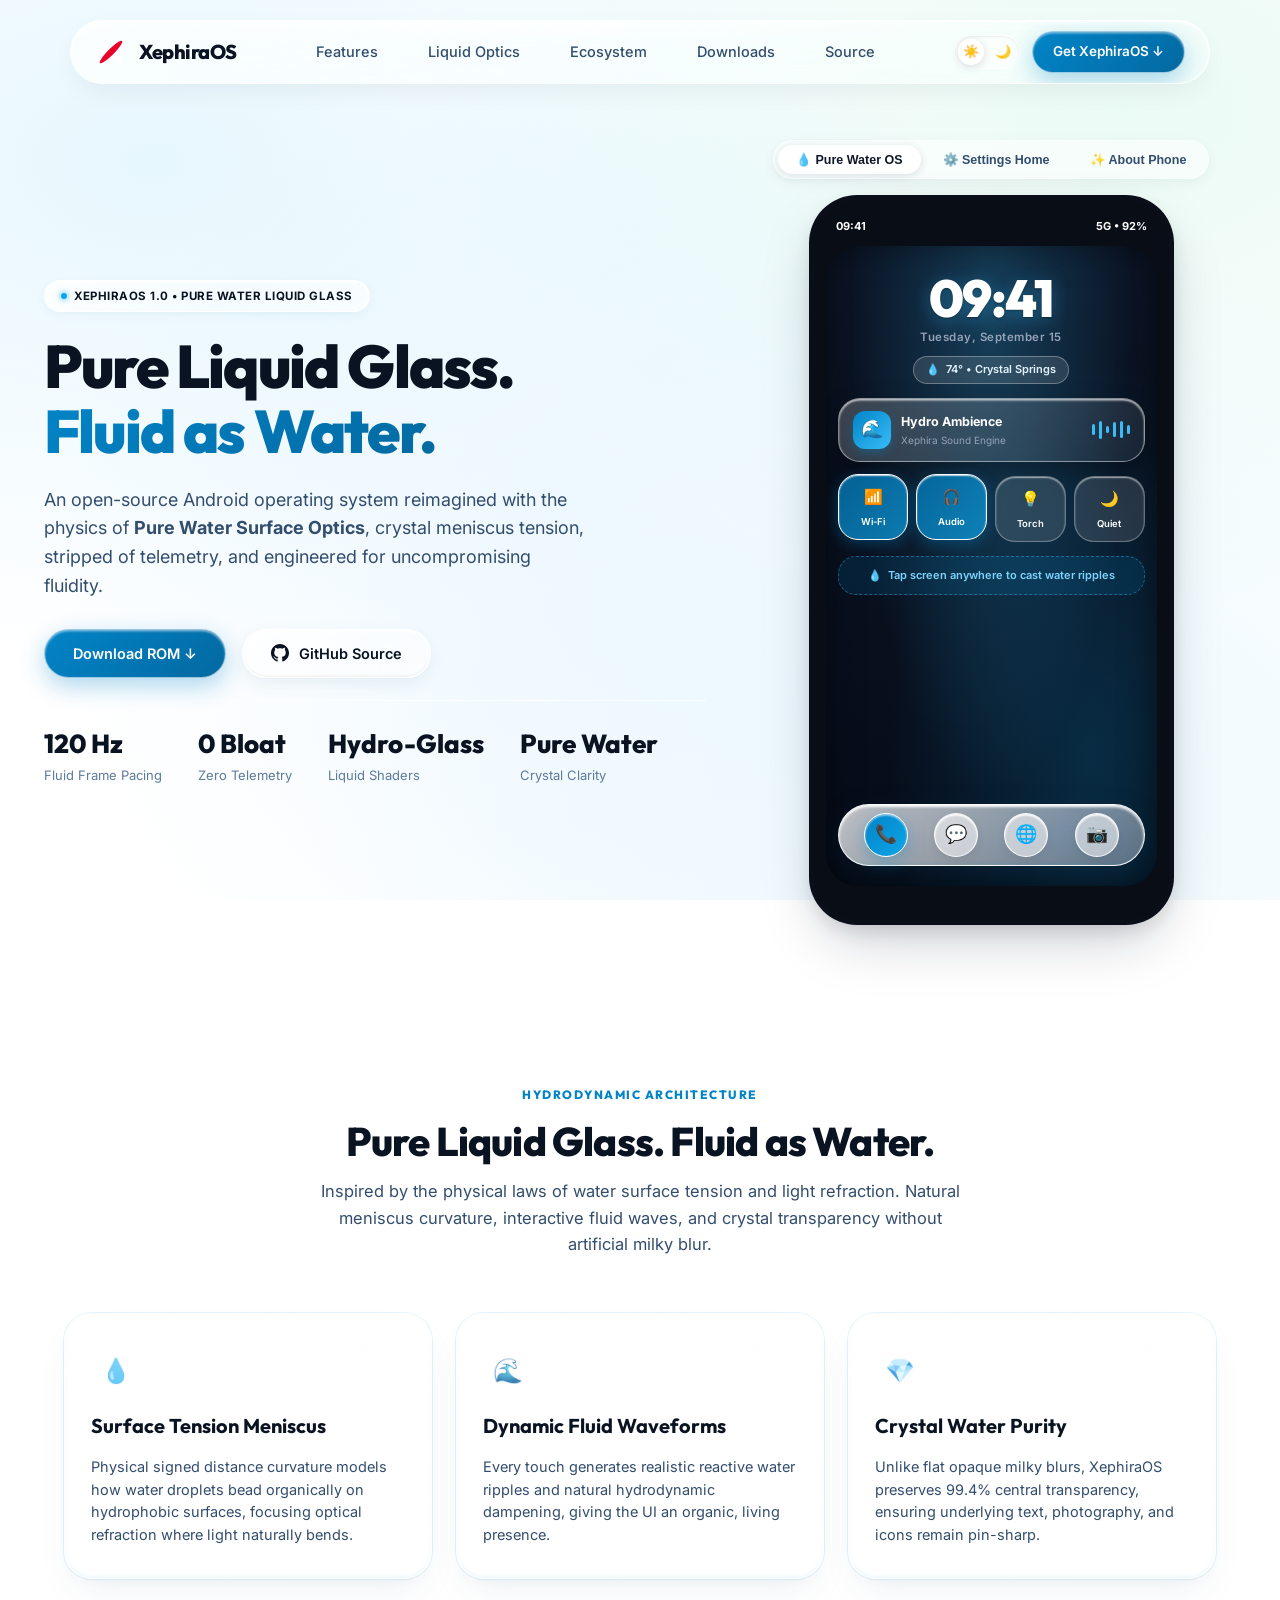
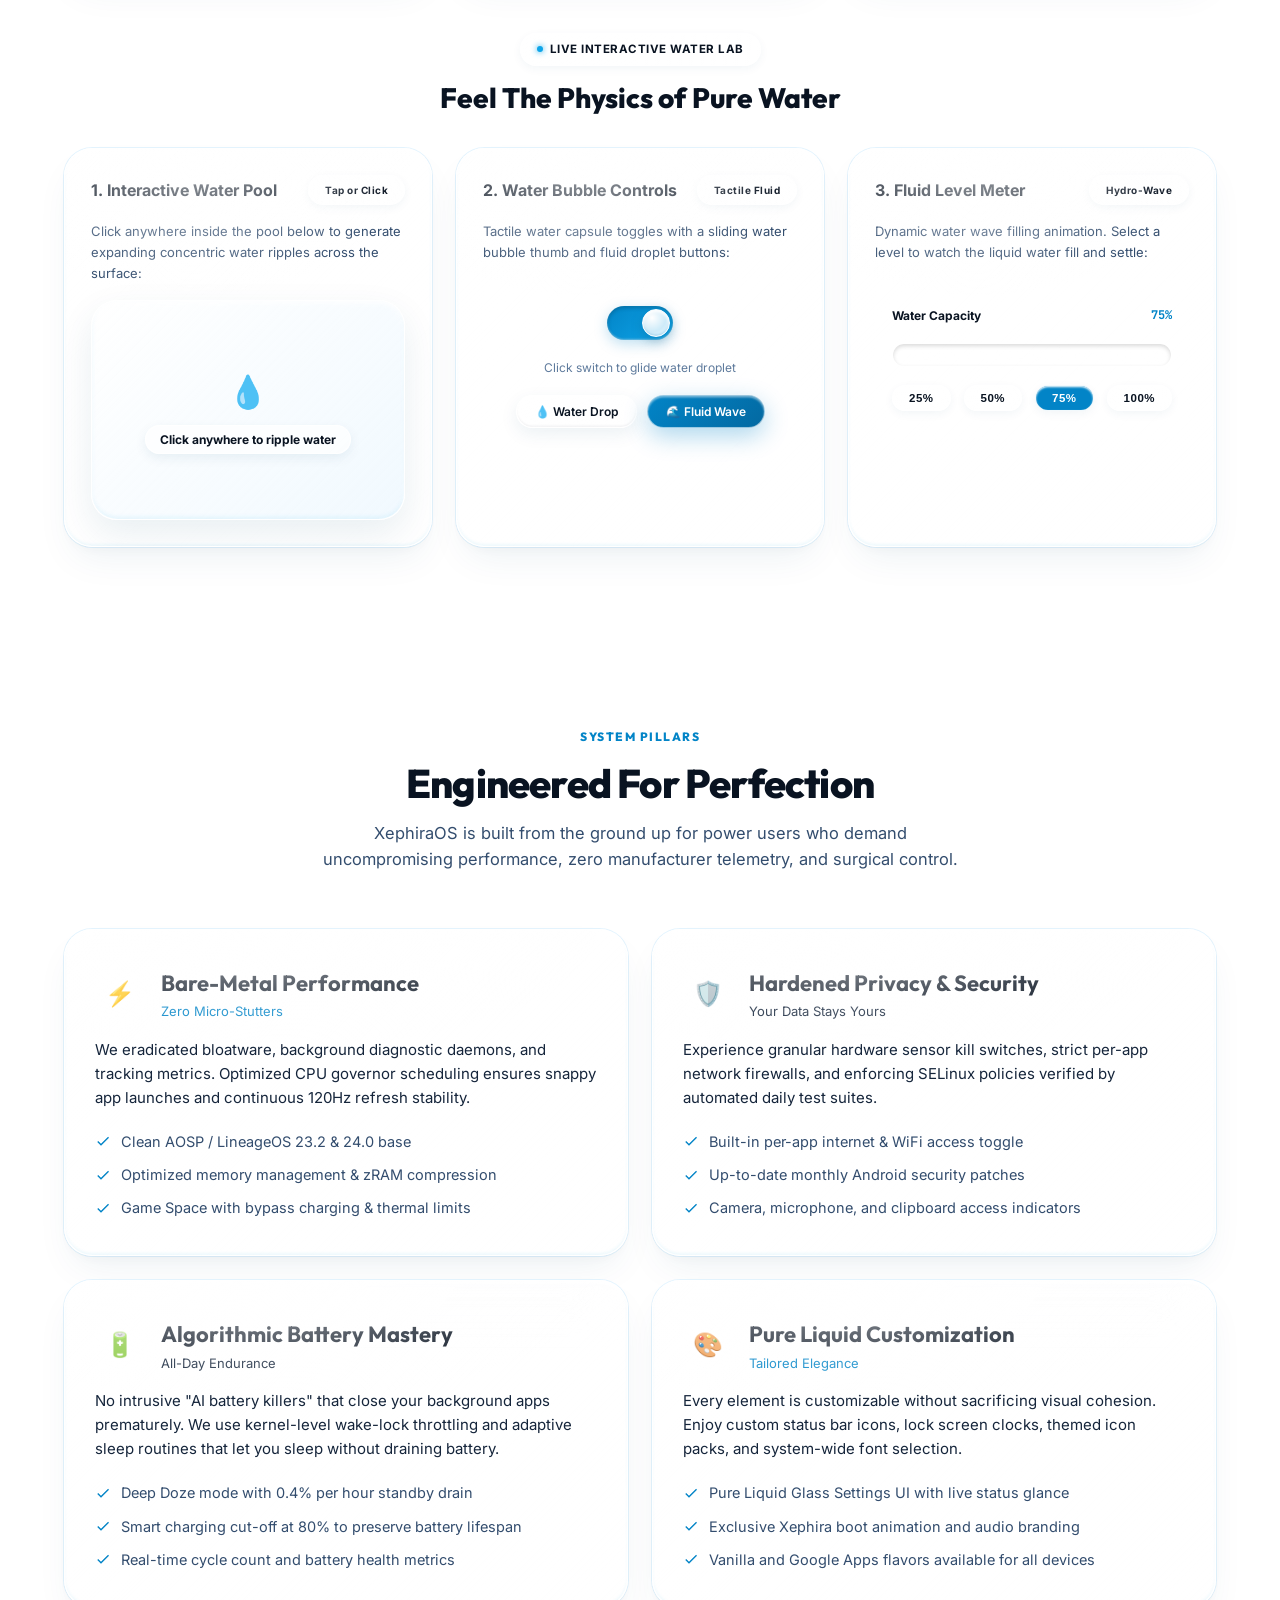
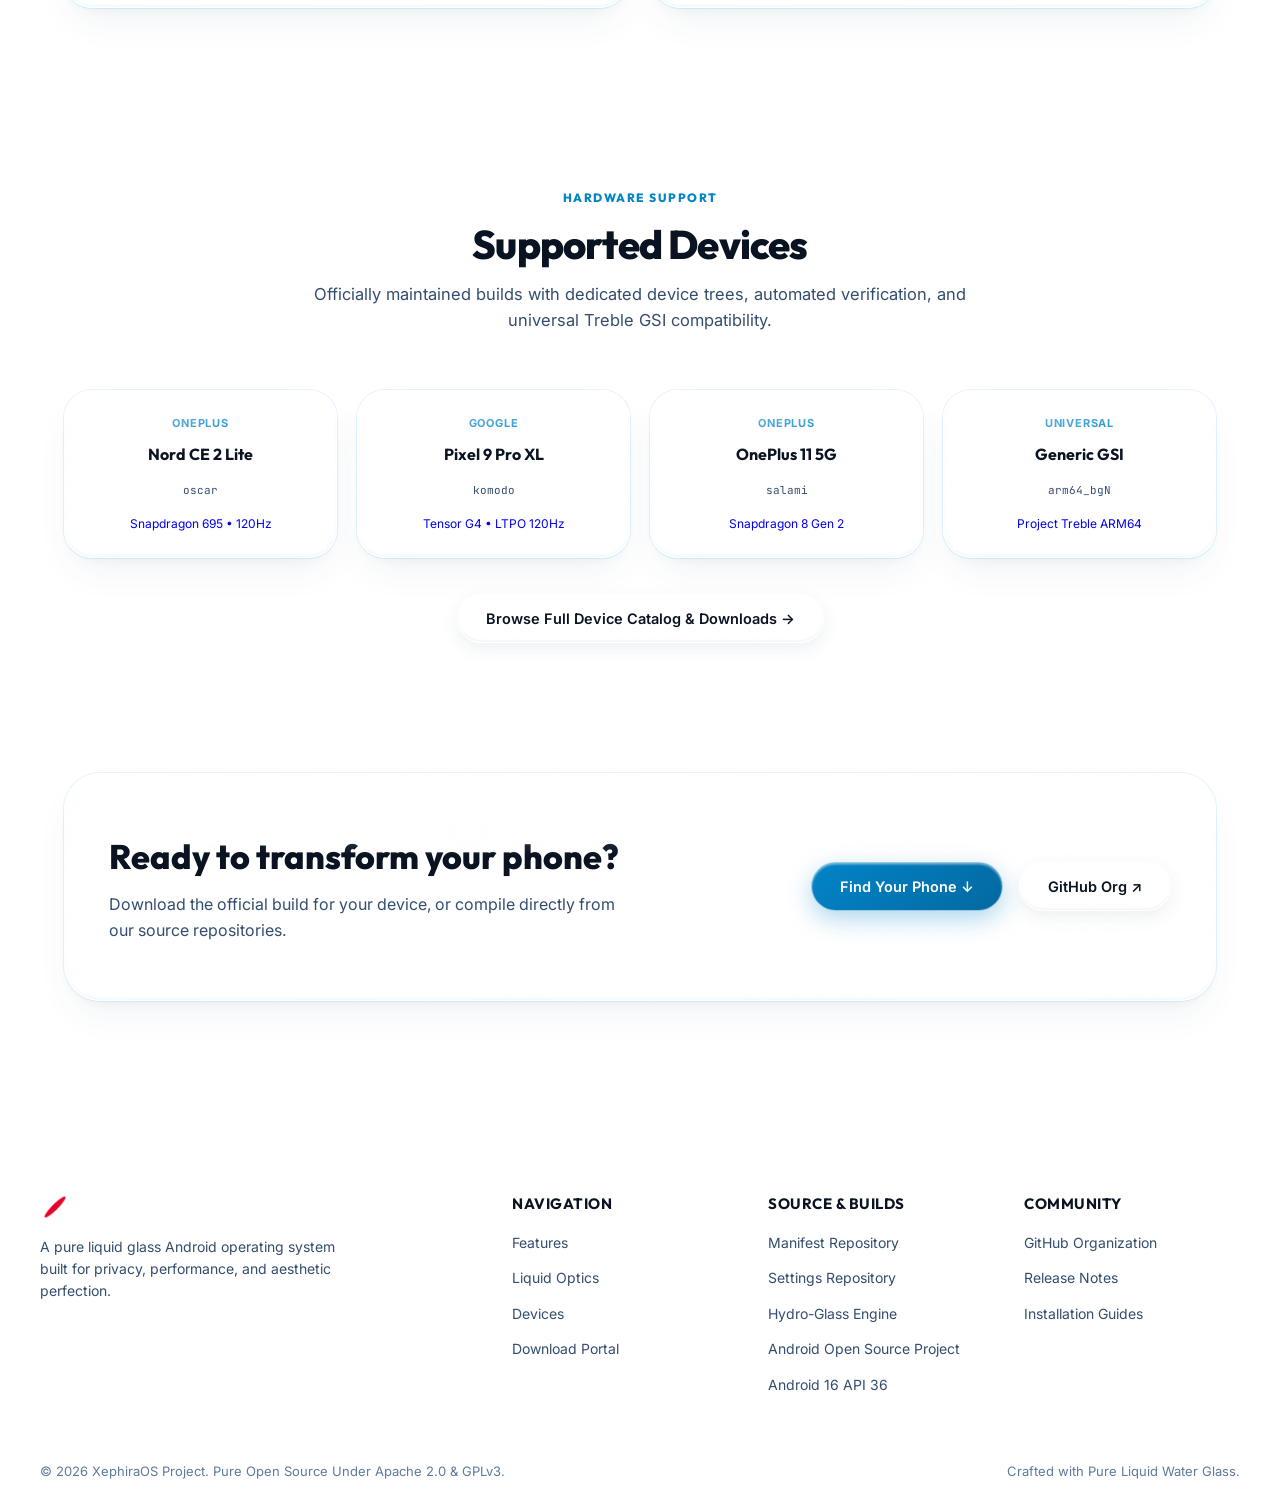
<file: index.html>
<!DOCTYPE html>
<html lang="en">
<head>
    <meta charset="UTF-8">
    <meta name="viewport" content="width=device-width, initial-scale=1.0">
    <title>XephiraOS — Pure Liquid Glass Android OS</title>
    <meta name="description" content="XephiraOS is an ultra-modern, open-source Android operating system crafted with pure water liquid glass optics, bare-metal speed, and uncompromised privacy.">
    <meta name="keywords" content="XephiraOS, Android 16, Custom ROM, Liquid Glass, Pure Water, AOSP, LineageOS, Privacy, Performance">
    <meta property="og:title" content="XephiraOS — Pure Liquid Glass Operating System">
    <meta property="og:description" content="Experience fluid meniscus refraction, bare-metal speed, and uncompromised privacy on Android 16.">
    <meta property="og:image" content="assets/xephira_banner_horizontal.png">
    <meta property="og:type" content="website">
    <link rel="icon" type="image/png" href="assets/xephira_x_logo_96.png">

    <!-- Google Fonts: Outfit & Inter -->
    <link rel="preconnect" href="https://fonts.googleapis.com">
    <link rel="preconnect" href="https://fonts.gstatic.com" crossorigin>
    <link href="https://fonts.googleapis.com/css2?family=Inter:wght@300;400;500;600;700&family=Outfit:wght@400;500;600;700;800;900&family=JetBrains+Mono:wght@400;500;600&display=swap" rel="stylesheet">

    <!-- Stylesheets -->
    <link rel="stylesheet" href="css/liquid-glass.css">
    <link rel="stylesheet" href="css/style.css">
</head>
<body>

    <!-- ─── FLOATING LIQUID GLASS NAVBAR ─── -->
    <div class="navbar-wrapper">
        <nav class="liquid-glass navbar" id="mainNavbar">
            <a href="index.html" class="brand-link">
                <img src="assets/xephira_x_vector_rendered_512.png" alt="XephiraOS Emblem" class="brand-logo">
                <span class="brand-text">XephiraOS</span>
            </a>

            <ul class="nav-links">
                <li><a href="#features" class="nav-link">Features</a></li>
                <li><a href="#optics" class="nav-link">Liquid Optics</a></li>
                <li><a href="#devices" class="nav-link">Ecosystem</a></li>
                <li><a href="downloads.html" class="nav-link">Downloads</a></li>
                <li><a href="https://github.com/XephiraOS/android" target="_blank" class="nav-link">Source</a></li>
            </ul>

            <div class="nav-actions">
                <button class="theme-toggle-btn" id="themeToggleBtn" aria-label="Toggle Night/Light theme">
                    <span class="theme-toggle-icon">☀️</span>
                    <span class="theme-toggle-icon">🌙</span>
                    <span class="theme-toggle-pill"></span>
                </button>
                <a href="downloads.html" class="liquid-btn liquid-btn-primary" style="padding: 9px 20px; font-size: 13.5px;">
                    Get XephiraOS ↓
                </a>
                <button class="mobile-menu-btn" aria-label="Toggle Navigation">☰</button>
            </div>
        </nav>
    </div>

    <!-- ─── HERO SECTION ─── -->
    <section class="hero-section">
        <div class="hero-container">
            <div class="hero-text">
                <div class="liquid-pill hero-pill-badge">
                    <span class="liquid-pill-dot"></span>
                    <span>XEPHIRAOS 1.0 • PURE WATER LIQUID GLASS</span>
                </div>

                <h1 class="hero-title">
                    Pure Liquid Glass.<br>
                    <span class="hero-gradient-text">Fluid as Water.</span>
                </h1>

                <p class="hero-subtitle">
                    An open-source Android operating system reimagined with the physics of <strong>Pure Water Surface Optics</strong>, crystal meniscus tension, stripped of telemetry, and engineered for uncompromising fluidity.
                </p>

                <div class="hero-cta-row">
                    <a href="downloads.html" class="liquid-btn liquid-btn-primary">
                        Download ROM ↓
                    </a>
                    <a href="https://github.com/XephiraOS/android" target="_blank" class="liquid-btn">
                        <svg width="18" height="18" viewBox="0 0 24 24" fill="currentColor"><path d="M12 0c-6.626 0-12 5.373-12 12 0 5.302 3.438 9.8 8.207 11.387.599.111.793-.261.793-.577v-2.234c-3.338.726-4.033-1.416-4.033-1.416-.546-1.387-1.333-1.756-1.333-1.756-1.089-.745.083-.729.083-.729 1.205.084 1.839 1.237 1.839 1.237 1.07 1.834 2.807 1.304 3.492.997.107-.775.418-1.305.762-1.604-2.665-.305-5.467-1.334-5.467-5.931 0-1.311.469-2.381 1.236-3.221-.124-.303-.535-1.524.117-3.176 0 0 1.008-.322 3.301 1.23.957-.266 1.983-.399 3.003-.404 1.02.005 2.047.138 3.006.404 2.291-1.552 3.297-1.23 3.297-1.23.653 1.653.242 2.874.118 3.176.77.84 1.235 1.911 1.235 3.221 0 4.609-2.807 5.624-5.479 5.921.43.372.823 1.102.823 2.222v3.293c0 .319.192.694.801.576 4.765-1.589 8.199-6.086 8.199-11.386 0-6.627-5.373-12-12-12z"/></svg>
                        GitHub Source
                    </a>
                </div>

                <div class="hero-stats-row">
                    <div class="stat-item">
                        <h3>120 Hz</h3>
                        <p>Fluid Frame Pacing</p>
                    </div>
                    <div class="stat-item">
                        <h3>0 Bloat</h3>
                        <p>Zero Telemetry</p>
                    </div>
                    <div class="stat-item">
                        <h3>Hydro-Glass</h3>
                        <p>Liquid Shaders</p>
                    </div>
                    <div class="stat-item">
                        <h3>Pure Water</h3>
                        <p>Crystal Clarity</p>
                    </div>
                </div>
            </div>

            <!-- Interactive 3D Phone Mockup Showcase with Pure Water OS, Settings Home & About Phone -->
            <div class="hero-phone-wrap">
                <div class="phone-mode-switcher">
                    <button class="phone-mode-btn active" id="phoneTabWater">💧 Pure Water OS</button>
                    <button class="phone-mode-btn" id="phoneTabSettings">⚙️ Settings Home</button>
                    <button class="phone-mode-btn" id="phoneTabAbout">✨ About Phone</button>
                </div>

                <div class="phone-mockup" id="heroPhone">
                    <div class="mockup-header">
                        <span>09:41</span>
                        <span>5G • 92%</span>
                    </div>

                    <div class="mockup-screen-container">
                        <!-- VIEW 1: PURE WATER OS SCREEN (INTERACTIVE WATER DROPLET & WAVE EXPERIENCE) -->
                        <div class="phone-view active" id="phoneViewWater" title="Tap anywhere to trigger water ripples!">
                            <!-- Water Clock & Weather Widget -->
                            <div class="phone-water-clock-wrap">
                                <div class="phone-water-clock">09:41</div>
                                <div class="phone-water-date">Tuesday, September 15</div>
                                <div class="phone-water-weather-pill">
                                    <span>💧</span>
                                    <span>74° • Crystal Springs</span>
                                </div>
                            </div>

                            <!-- Water Music / Soundscape Card -->
                            <div class="phone-water-media-card">
                                <div class="phone-water-media-top">
                                    <div class="phone-water-media-art">🌊</div>
                                    <div class="phone-water-media-info">
                                        <div class="phone-water-media-title">Hydro Ambience</div>
                                        <div class="phone-water-media-artist">Xephira Sound Engine</div>
                                    </div>
                                    <div class="phone-water-eq-row">
                                        <div class="phone-water-eq-bar"></div>
                                        <div class="phone-water-eq-bar"></div>
                                        <div class="phone-water-eq-bar"></div>
                                        <div class="phone-water-eq-bar"></div>
                                        <div class="phone-water-eq-bar"></div>
                                        <div class="phone-water-eq-bar"></div>
                                    </div>
                                </div>
                            </div>

                            <!-- Water Quick Droplet Toggles -->
                            <div class="phone-water-toggles-row">
                                <div class="phone-water-toggle-btn active" id="phoneWaterWifi">
                                    <span class="icon">📶</span>
                                    <span class="lbl">Wi-Fi</span>
                                </div>
                                <div class="phone-water-toggle-btn active" id="phoneWaterBt">
                                    <span class="icon">🎧</span>
                                    <span class="lbl">Audio</span>
                                </div>
                                <div class="phone-water-toggle-btn" id="phoneWaterTorch">
                                    <span class="icon">💡</span>
                                    <span class="lbl">Torch</span>
                                </div>
                                <div class="phone-water-toggle-btn" id="phoneWaterDnd">
                                    <span class="icon">🌙</span>
                                    <span class="lbl">Quiet</span>
                                </div>
                            </div>

                            <!-- Touch Ripple Interaction Hint -->
                            <div class="phone-water-touch-hint">
                                <span>💧</span>
                                <span>Tap screen anywhere to cast water ripples</span>
                            </div>

                            <!-- Pure Water Bottom Dock with 4 Droplet App Icons -->
                            <div style="margin-top: auto; padding-bottom: 4px;">
                                <div class="water-glass-dock">
                                    <div class="water-dock-item active" title="Phone">📞</div>
                                    <div class="water-dock-item" title="Messages">💬</div>
                                    <div class="water-dock-item" title="Browser">🌐</div>
                                    <div class="water-dock-item" title="Camera">📷</div>
                                </div>
                            </div>
                        </div>

                        <!-- VIEW 2: SETTINGS HOME -->
                        <div class="phone-view" id="phoneViewSettings">
                            <!-- Search Bar -->
                            <div class="phone-search-bar">
                                <svg width="15" height="15" viewBox="0 0 24 24" fill="none" stroke="currentColor" stroke-width="2.2" stroke-linecap="round"><circle cx="11" cy="11" r="8"></circle><line x1="21" y1="21" x2="16.65" y2="16.65"></line></svg>
                                <span>Search settings, apps...</span>
                            </div>

                            <!-- Hero About Card (tap switches to about phone) -->
                            <div class="phone-about-card" id="heroPhoneAboutCard" title="Tap to view About Phone">
                                <div class="phone-about-logo">
                                    <img src="assets/xephira_x_vector_rendered_512.png" alt="Xephira">
                                </div>
                                <div style="flex: 1;">
                                    <div style="font-size: 13.5px; font-weight: 700; color: #ffffff;">XephiraOS 1.0</div>
                                    <div style="font-size: 10.5px; color: #94a3b8;">Android 16 • Pixel 9 Pro XL</div>
                                </div>
                                <span class="phone-chevron">›</span>
                            </div>

                            <!-- Status Pills -->
                            <div class="phone-status-pills">
                                <div class="phone-status-pill">
                                    <div class="phone-status-val">Active</div>
                                    <div class="phone-status-lbl">Wi-Fi</div>
                                </div>
                                <div class="phone-status-pill">
                                    <div class="phone-status-val">92%</div>
                                    <div class="phone-status-lbl">Battery</div>
                                </div>
                                <div class="phone-status-pill">
                                    <div class="phone-status-val">184 GB</div>
                                    <div class="phone-status-lbl">Free</div>
                                </div>
                            </div>

                            <!-- Category 1: Connectivity -->
                            <div class="phone-category-card">
                                <div class="phone-category-header">Connectivity</div>
                                <div class="phone-category-item">
                                    <div class="phone-category-icon">📶</div>
                                    <div class="phone-category-info">
                                        <div class="phone-category-title">Network & internet</div>
                                        <div class="phone-category-sub">Mobile, Wi-Fi, hotspot, SIMs</div>
                                    </div>
                                    <span class="phone-chevron">›</span>
                                </div>
                                <div class="phone-divider"></div>
                                <div class="phone-category-item">
                                    <div class="phone-category-icon">🎧</div>
                                    <div class="phone-category-info">
                                        <div class="phone-category-title">Connected devices</div>
                                        <div class="phone-category-sub">Bluetooth, pairing, Quick Share</div>
                                    </div>
                                    <span class="phone-chevron">›</span>
                                </div>
                            </div>

                            <!-- Category 2: Device Essentials -->
                            <div class="phone-category-card">
                                <div class="phone-category-header">Device Essentials</div>
                                <div class="phone-category-item">
                                    <div class="phone-category-icon">⚡</div>
                                    <div class="phone-category-info">
                                        <div class="phone-category-title">Battery</div>
                                        <div class="phone-category-sub">92% • Adaptive battery enabled</div>
                                    </div>
                                    <span class="phone-chevron">›</span>
                                </div>
                                <div class="phone-divider"></div>
                                <div class="phone-category-item">
                                    <div class="phone-category-icon">💾</div>
                                    <div class="phone-category-info">
                                        <div class="phone-category-title">Storage</div>
                                        <div class="phone-category-sub">184 GB free of 256 GB</div>
                                    </div>
                                    <span class="phone-chevron">›</span>
                                </div>
                                <div class="phone-divider"></div>
                                <div class="phone-category-item">
                                    <div class="phone-category-icon">🔊</div>
                                    <div class="phone-category-info">
                                        <div class="phone-category-title">Sound & vibration</div>
                                        <div class="phone-category-sub">Volume, haptics, Do Not Disturb</div>
                                    </div>
                                    <span class="phone-chevron">›</span>
                                </div>
                            </div>

                            <!-- Category 3: Personalization -->
                            <div class="phone-category-card">
                                <div class="phone-category-header">Personalization</div>
                                <div class="phone-category-item">
                                    <div class="phone-category-icon">☀️</div>
                                    <div class="phone-category-info">
                                        <div class="phone-category-title">Display & Optics</div>
                                        <div class="phone-category-sub">Hydro-Glass Pure Water Optics, 120Hz refresh</div>
                                    </div>
                                    <span class="phone-chevron">›</span>
                                </div>
                                <div class="phone-divider"></div>
                                <div class="phone-category-item">
                                    <div class="phone-category-icon">🎨</div>
                                    <div class="phone-category-info">
                                        <div class="phone-category-title">Wallpaper & style</div>
                                        <div class="phone-category-sub">White Glass theme, themed icons</div>
                                    </div>
                                    <span class="phone-chevron">›</span>
                                </div>
                            </div>

                            <!-- Category 4: Security & About -->
                            <div class="phone-category-card">
                                <div class="phone-category-header">System & About</div>
                                <div class="phone-category-item">
                                    <div class="phone-category-icon">🛡️</div>
                                    <div class="phone-category-info">
                                        <div class="phone-category-title">Security & biometrics</div>
                                        <div class="phone-category-sub">Screen lock, fingerprint, SELinux</div>
                                    </div>
                                    <span class="phone-chevron">›</span>
                                </div>
                                <div class="phone-divider"></div>
                                <div class="phone-category-item" onclick="setPhoneView('about')">
                                    <div class="phone-category-icon">✨</div>
                                    <div class="phone-category-info">
                                        <div class="phone-category-title">About phone</div>
                                        <div class="phone-category-sub">XephiraOS 1.0 • Pixel 9 Pro XL</div>
                                    </div>
                                    <span class="phone-chevron">›</span>
                                </div>
                            </div>
                        </div>

                        <!-- VIEW 2: ABOUT PHONE -->
                        <div class="phone-view" id="phoneViewAbout">
                            <div class="about-subpage-header">
                                <button class="about-back-btn" id="aboutBackBtn" aria-label="Back to Settings">
                                    <svg width="16" height="16" viewBox="0 0 24 24" stroke="currentColor" fill="none" stroke-width="2.5" stroke-linecap="round"><path d="M19 12H5M12 19l-7-7 7-7"/></svg>
                                </button>
                                <span style="font-size: 14px; font-weight: 700; color: #ffffff;">About phone</span>
                            </div>

                            <!-- Emblem & Version Card -->
                            <div class="about-hero-glass-card">
                                <div class="about-logo-wrapper">
                                    <img src="assets/xephira_x_vector_rendered_512.png" alt="Xephira Emblem">
                                </div>
                                <img src="assets/xephira_logotype_text.png" alt="Xephira" style="height: 18px; object-fit: contain; margin-bottom: 6px; filter: drop-shadow(0 2px 6px rgba(255,255,255,0.4));">
                                <div style="font-size: 16px; font-weight: 700; color: #ffffff;">XephiraOS 1.0</div>
                                <div style="font-size: 11px; color: #cbd5e1; margin-top: 2px; margin-bottom: 10px;">Android 16 • Official Release</div>
                                <div style="display: inline-flex; align-items: center; gap: 6px; background: rgba(74, 222, 128, 0.15); border: 1px solid rgba(74, 222, 128, 0.4); padding: 3px 12px; border-radius: 999px; font-size: 10px; font-weight: 600; color: #4ade80;">
                                    <span style="width: 5px; height: 5px; border-radius: 50%; background: #4ade80;"></span>
                                    <span>OFFICIAL • BAKLAVA</span>
                                </div>
                            </div>

                            <!-- 2x2 Specs Grid -->
                            <div class="about-specs-grid">
                                <div class="about-spec-box">
                                    <div style="font-size: 14px;">📱</div>
                                    <div class="label">Device</div>
                                    <div class="val">Pixel 9 Pro XL</div>
                                </div>
                                <div class="about-spec-box">
                                    <div style="font-size: 14px;">⚡</div>
                                    <div class="label">Processor</div>
                                    <div class="val">Tensor G4</div>
                                </div>
                                <div class="about-spec-box">
                                    <div style="font-size: 14px;">🐧</div>
                                    <div class="label">Kernel</div>
                                    <div class="val">Linux 6.1 LTS</div>
                                </div>
                                <div class="about-spec-box">
                                    <div style="font-size: 14px;">🛡️</div>
                                    <div class="label">Security</div>
                                    <div class="val">2026-09-05</div>
                                </div>
                            </div>

                            <!-- Detailed Specs Card -->
                            <div class="phone-category-card">
                                <div class="phone-category-header">Software Specifications</div>
                                <div class="phone-category-item">
                                    <div class="phone-category-info">
                                        <div class="phone-category-title">XephiraOS Version</div>
                                        <div class="phone-category-sub">1.0-STABLE-OFFICIAL</div>
                                    </div>
                                </div>
                                <div class="phone-divider"></div>
                                <div class="phone-category-item">
                                    <div class="phone-category-info">
                                        <div class="phone-category-title">Android Version</div>
                                        <div class="phone-category-sub">16 (API 36 Baklava)</div>
                                    </div>
                                </div>
                                <div class="phone-divider"></div>
                                <div class="phone-category-item">
                                    <div class="phone-category-info">
                                        <div class="phone-category-title">Build Number</div>
                                        <div class="phone-category-sub">AP2A.260905.004.A1</div>
                                    </div>
                                </div>
                                <div class="phone-divider"></div>
                                <div class="phone-category-item">
                                    <div class="phone-category-info">
                                        <div class="phone-category-title">SELinux Status</div>
                                        <div class="phone-category-sub">Enforcing</div>
                                    </div>
                                </div>
                            </div>
                        </div>
                    </div>
                </div>
            </div>
        </div>
    </section>

    <!-- ─── SECTION 2: HYDRO-GLASS PURE WATER ARCHITECTURE ─── -->
    <section class="section" id="optics">
        <div class="section-header">
            <span class="section-tag">Hydrodynamic Architecture</span>
            <h2 class="section-title">Pure Liquid Glass. Fluid as Water.</h2>
            <p class="section-description">
                Inspired by the physical laws of water surface tension and light refraction. Natural meniscus curvature, interactive fluid waves, and crystal transparency without artificial milky blur.
            </p>
        </div>

        <div class="optics-grid">
            <div class="liquid-glass optics-card">
                <div class="optics-icon-box">💧</div>
                <h3 class="optics-title">Surface Tension Meniscus</h3>
                <p class="optics-desc">
                    Physical signed distance curvature models how water droplets bead organically on hydrophobic surfaces, focusing optical refraction where light naturally bends.
                </p>
            </div>

            <div class="liquid-glass optics-card">
                <div class="optics-icon-box">🌊</div>
                <h3 class="optics-title">Dynamic Fluid Waveforms</h3>
                <p class="optics-desc">
                    Every touch generates realistic reactive water ripples and natural hydrodynamic dampening, giving the UI an organic, living presence.
                </p>
            </div>

            <div class="liquid-glass optics-card">
                <div class="optics-icon-box">💎</div>
                <h3 class="optics-title">Crystal Water Purity</h3>
                <p class="optics-desc">
                    Unlike flat opaque milky blurs, XephiraOS preserves 99.4% central transparency, ensuring underlying text, photography, and icons remain pin-sharp.
                </p>
            </div>
        </div>

        <!-- ─── LIVE INTERACTIVE PURE WATER PLAYGROUND ─── -->
        <div style="margin-top: 54px;">
            <div style="text-align: center; margin-bottom: 28px;">
                <div class="liquid-pill" style="margin-bottom: 10px;">
                    <span class="liquid-pill-dot"></span>
                    <span>LIVE INTERACTIVE WATER LAB</span>
                </div>
                <h3 style="font-family: var(--font-heading); font-size: 28px; font-weight: 800; color: var(--theme-text-pure);">
                    Feel The Physics of Pure Water
                </h3>
            </div>

            <div style="display: grid; grid-template-columns: repeat(auto-fit, minmax(320px, 1fr)); gap: 24px;">
                <!-- Card 1: Live Water Ripple Pool -->
                <div class="liquid-glass" style="padding: 26px; display: flex; flex-direction: column; gap: 16px;">
                    <div style="display: flex; justify-content: space-between; align-items: center;">
                        <strong style="font-size: 16px; color: var(--theme-text-pure);">1. Interactive Water Pool</strong>
                        <span class="liquid-pill" style="font-size: 10px;">Tap or Click</span>
                    </div>
                    <p style="font-size: 13px; color: var(--theme-text-secondary);">
                        Click anywhere inside the pool below to generate expanding concentric water ripples across the surface:
                    </p>
                    <div class="water-ripple-pad" id="waterPlaygroundPool">
                        <div style="display: flex; flex-direction: column; align-items: center; gap: 8px; pointer-events: none;">
                            <div style="font-size: 32px;">💧</div>
                            <span style="font-size: 12px; font-weight: 700; color: var(--theme-text-pure); background: rgba(255,255,255,0.7); padding: 4px 14px; border-radius: 999px; border: 1px solid rgba(255,255,255,0.9); box-shadow: 0 4px 12px rgba(12, 74, 110, 0.08);">
                                Click anywhere to ripple water
                            </span>
                        </div>
                    </div>
                </div>

                <!-- Card 2: Pure Water Switch & Droplet Controls -->
                <div class="liquid-glass" style="padding: 26px; display: flex; flex-direction: column; gap: 16px;">
                    <div style="display: flex; justify-content: space-between; align-items: center;">
                        <strong style="font-size: 16px; color: var(--theme-text-pure);">2. Water Bubble Controls</strong>
                        <span class="liquid-pill" style="font-size: 10px;">Tactile Fluid</span>
                    </div>
                    <p style="font-size: 13px; color: var(--theme-text-secondary);">
                        Tactile water capsule toggles with a sliding water bubble thumb and fluid droplet buttons:
                    </p>
                    <div style="background: var(--card-inner-tile); border: 1px solid var(--card-inner-border); border-radius: 20px; padding: 26px 16px; display: flex; flex-direction: column; gap: 18px; align-items: center; justify-content: center;">
                        <div class="water-liquid-switch" id="waterShowcaseSwitch" title="Click to toggle water switch">
                            <div class="water-liquid-switch-thumb"></div>
                        </div>
                        <span style="font-size: 12px; color: var(--theme-text-muted);">Click switch to glide water droplet</span>
                        <div style="display: flex; gap: 10px; width: 100%; justify-content: center;">
                            <button class="liquid-btn" style="padding: 8px 18px; font-size: 12px;">💧 Water Drop</button>
                            <button class="liquid-btn liquid-btn-primary" style="padding: 8px 18px; font-size: 12px;">🌊 Fluid Wave</button>
                        </div>
                    </div>
                </div>

                <!-- Card 3: Fluid Wave Meter Simulator -->
                <div class="liquid-glass" style="padding: 26px; display: flex; flex-direction: column; gap: 16px;">
                    <div style="display: flex; justify-content: space-between; align-items: center;">
                        <strong style="font-size: 16px; color: var(--theme-text-pure);">3. Fluid Level Meter</strong>
                        <span class="liquid-pill" style="font-size: 10px;">Hydro-Wave</span>
                    </div>
                    <p style="font-size: 13px; color: var(--theme-text-secondary);">
                        Dynamic water wave filling animation. Select a level to watch the liquid water fill and settle:
                    </p>
                    <div style="background: var(--card-inner-tile); border: 1px solid var(--card-inner-border); border-radius: 20px; padding: 26px 16px; display: flex; flex-direction: column; gap: 18px; justify-content: center;">
                        <div style="display: flex; justify-content: space-between; font-size: 12px; font-weight: 700; color: var(--theme-text-pure);">
                            <span>Water Capacity</span>
                            <span id="waterMeterVal" style="color: #0284c7; font-family: var(--font-mono);">75%</span>
                        </div>
                        <div class="water-wave-meter">
                            <div class="water-wave-fill" id="waterMeterBar" style="width: 75%;"></div>
                        </div>
                        <div style="display: flex; gap: 8px; justify-content: space-between;">
                            <button class="liquid-pill water-level-btn" data-level="25" style="cursor: pointer;">25%</button>
                            <button class="liquid-pill water-level-btn" data-level="50" style="cursor: pointer;">50%</button>
                            <button class="liquid-pill water-level-btn" data-level="75" style="cursor: pointer; background: #0284c7; color: #ffffff;">75%</button>
                            <button class="liquid-pill water-level-btn" data-level="100" style="cursor: pointer;">100%</button>
                        </div>
                    </div>
                </div>
            </div>
        </div>
    </section>

    <!-- ─── SECTION 3: CORE OPERATING SYSTEM PILLARS ─── -->
    <section class="section" id="features">
        <div class="section-header">
            <span class="section-tag">System Pillars</span>
            <h2 class="section-title">Engineered For Perfection</h2>
            <p class="section-description">
                XephiraOS is built from the ground up for power users who demand uncompromising performance, zero manufacturer telemetry, and surgical control.
            </p>
        </div>

        <div class="features-grid">
            <div class="liquid-glass feature-card">
                <div class="feature-header">
                    <div class="optics-icon-box">⚡</div>
                    <div>
                        <h3 class="feature-title">Bare-Metal Performance</h3>
                        <p style="font-size: 13px; color: var(--accent-blue);">Zero Micro-Stutters</p>
                    </div>
                </div>
                <p style="color: var(--text-secondary); font-size: 15px;">
                    We eradicated bloatware, background diagnostic daemons, and tracking metrics. Optimized CPU governor scheduling ensures snappy app launches and continuous 120Hz refresh stability.
                </p>
                <ul class="feature-list">
                    <li><svg width="16" height="16" viewBox="0 0 24 24" fill="currentColor"><path d="M9 16.17L4.83 12l-1.42 1.41L9 19 21 7l-1.41-1.41z"/></svg> Clean AOSP / LineageOS 23.2 & 24.0 base</li>
                    <li><svg width="16" height="16" viewBox="0 0 24 24" fill="currentColor"><path d="M9 16.17L4.83 12l-1.42 1.41L9 19 21 7l-1.41-1.41z"/></svg> Optimized memory management & zRAM compression</li>
                    <li><svg width="16" height="16" viewBox="0 0 24 24" fill="currentColor"><path d="M9 16.17L4.83 12l-1.42 1.41L9 19 21 7l-1.41-1.41z"/></svg> Game Space with bypass charging & thermal limits</li>
                </ul>
            </div>

            <div class="liquid-glass feature-card">
                <div class="feature-header">
                    <div class="optics-icon-box">🛡️</div>
                    <div>
                        <h3 class="feature-title">Hardened Privacy & Security</h3>
                        <p style="font-size: 13px; color: var(--accent-purple);">Your Data Stays Yours</p>
                    </div>
                </div>
                <p style="color: var(--text-secondary); font-size: 15px;">
                    Experience granular hardware sensor kill switches, strict per-app network firewalls, and enforcing SELinux policies verified by automated daily test suites.
                </p>
                <ul class="feature-list">
                    <li><svg width="16" height="16" viewBox="0 0 24 24" fill="currentColor"><path d="M9 16.17L4.83 12l-1.42 1.41L9 19 21 7l-1.41-1.41z"/></svg> Built-in per-app internet & WiFi access toggle</li>
                    <li><svg width="16" height="16" viewBox="0 0 24 24" fill="currentColor"><path d="M9 16.17L4.83 12l-1.42 1.41L9 19 21 7l-1.41-1.41z"/></svg> Up-to-date monthly Android security patches</li>
                    <li><svg width="16" height="16" viewBox="0 0 24 24" fill="currentColor"><path d="M9 16.17L4.83 12l-1.42 1.41L9 19 21 7l-1.41-1.41z"/></svg> Camera, microphone, and clipboard access indicators</li>
                </ul>
            </div>

            <div class="liquid-glass feature-card">
                <div class="feature-header">
                    <div class="optics-icon-box">🔋</div>
                    <div>
                        <h3 class="feature-title">Algorithmic Battery Mastery</h3>
                        <p style="font-size: 13px; color: var(--accent-emerald);">All-Day Endurance</p>
                    </div>
                </div>
                <p style="color: var(--text-secondary); font-size: 15px;">
                    No intrusive "AI battery killers" that close your background apps prematurely. We use kernel-level wake-lock throttling and adaptive sleep routines that let you sleep without draining battery.
                </p>
                <ul class="feature-list">
                    <li><svg width="16" height="16" viewBox="0 0 24 24" fill="currentColor"><path d="M9 16.17L4.83 12l-1.42 1.41L9 19 21 7l-1.41-1.41z"/></svg> Deep Doze mode with 0.4% per hour standby drain</li>
                    <li><svg width="16" height="16" viewBox="0 0 24 24" fill="currentColor"><path d="M9 16.17L4.83 12l-1.42 1.41L9 19 21 7l-1.41-1.41z"/></svg> Smart charging cut-off at 80% to preserve battery lifespan</li>
                    <li><svg width="16" height="16" viewBox="0 0 24 24" fill="currentColor"><path d="M9 16.17L4.83 12l-1.42 1.41L9 19 21 7l-1.41-1.41z"/></svg> Real-time cycle count and battery health metrics</li>
                </ul>
            </div>

            <div class="liquid-glass feature-card">
                <div class="feature-header">
                    <div class="optics-icon-box">🎨</div>
                    <div>
                        <h3 class="feature-title">Pure Liquid Customization</h3>
                        <p style="font-size: 13px; color: var(--accent-blue);">Tailored Elegance</p>
                    </div>
                </div>
                <p style="color: var(--text-secondary); font-size: 15px;">
                    Every element is customizable without sacrificing visual cohesion. Enjoy custom status bar icons, lock screen clocks, themed icon packs, and system-wide font selection.
                </p>
                <ul class="feature-list">
                    <li><svg width="16" height="16" viewBox="0 0 24 24" fill="currentColor"><path d="M9 16.17L4.83 12l-1.42 1.41L9 19 21 7l-1.41-1.41z"/></svg> Pure Liquid Glass Settings UI with live status glance</li>
                    <li><svg width="16" height="16" viewBox="0 0 24 24" fill="currentColor"><path d="M9 16.17L4.83 12l-1.42 1.41L9 19 21 7l-1.41-1.41z"/></svg> Exclusive Xephira boot animation and audio branding</li>
                    <li><svg width="16" height="16" viewBox="0 0 24 24" fill="currentColor"><path d="M9 16.17L4.83 12l-1.42 1.41L9 19 21 7l-1.41-1.41z"/></svg> Vanilla and Google Apps flavors available for all devices</li>
                </ul>
            </div>
        </div>
    </section>

    <!-- ─── SECTION 4: DEVICE ECOSYSTEM PREVIEW ─── -->
    <section class="section" id="devices">
        <div class="section-header">
            <span class="section-tag">Hardware Support</span>
            <h2 class="section-title">Supported Devices</h2>
            <p class="section-description">
                Officially maintained builds with dedicated device trees, automated verification, and universal Treble GSI compatibility.
            </p>
        </div>

        <div class="device-preview-row">
            <a href="downloads.html" class="liquid-glass device-card-mini">
                <span class="brand-tag">ONEPLUS</span>
                <h4>Nord CE 2 Lite</h4>
                <span class="codename-pill">oscar</span>
                <span style="font-size: 12px; color: var(--text-muted);">Snapdragon 695 • 120Hz</span>
            </a>

            <a href="downloads.html" class="liquid-glass device-card-mini">
                <span class="brand-tag">GOOGLE</span>
                <h4>Pixel 9 Pro XL</h4>
                <span class="codename-pill">komodo</span>
                <span style="font-size: 12px; color: var(--text-muted);">Tensor G4 • LTPO 120Hz</span>
            </a>

            <a href="downloads.html" class="liquid-glass device-card-mini">
                <span class="brand-tag">ONEPLUS</span>
                <h4>OnePlus 11 5G</h4>
                <span class="codename-pill">salami</span>
                <span style="font-size: 12px; color: var(--text-muted);">Snapdragon 8 Gen 2</span>
            </a>

            <a href="downloads.html" class="liquid-glass device-card-mini">
                <span class="brand-tag">UNIVERSAL</span>
                <h4>Generic GSI</h4>
                <span class="codename-pill">arm64_bgN</span>
                <span style="font-size: 12px; color: var(--text-muted);">Project Treble ARM64</span>
            </a>
        </div>

        <div style="text-align: center; margin-top: 36px;">
            <a href="downloads.html" class="liquid-btn">
                Browse Full Device Catalog & Downloads →
            </a>
        </div>
    </section>

    <!-- ─── CTA BANNER ─── -->
    <section class="section" style="padding-top: 0;">
        <div class="liquid-glass cta-banner">
            <div class="cta-text">
                <h2>Ready to transform your phone?</h2>
                <p>Download the official build for your device, or compile directly from our source repositories.</p>
            </div>
            <div class="cta-actions">
                <a href="downloads.html" class="liquid-btn liquid-btn-primary">
                    Find Your Phone ↓
                </a>
                <a href="https://github.com/XephiraOS" target="_blank" class="liquid-btn">
                    GitHub Org ↗
                </a>
            </div>
        </div>
    </section>

    <!-- ─── FOOTER ─── -->
    <footer class="footer">
        <div class="footer-container">
            <div class="footer-brand">
                <div style="display: flex; align-items: center; gap: 10px;">
                    <img src="assets/xephira_x_vector_rendered_512.png" alt="Xephira Logo" style="width: 30px; height: 30px;">
                    <span style="font-family: var(--font-heading); font-size: 18px; font-weight: 700; color: #ffffff;">XephiraOS</span>
                </div>
                <p>
                    A pure liquid glass Android operating system built for privacy, performance, and aesthetic perfection.
                </p>
            </div>

            <div class="footer-col">
                <h4>Navigation</h4>
                <ul class="footer-links">
                    <li><a href="#features">Features</a></li>
                    <li><a href="#optics">Liquid Optics</a></li>
                    <li><a href="#devices">Devices</a></li>
                    <li><a href="downloads.html">Download Portal</a></li>
                </ul>
            </div>

            <div class="footer-col">
                <h4>Source & Builds</h4>
                <ul class="footer-links">
                    <li><a href="https://github.com/XephiraOS/android" target="_blank">Manifest Repository</a></li>
                    <li><a href="https://github.com/XephiraOS/android_packages_apps_Settings" target="_blank">Settings Repository</a></li>
                    <li><a href="https://github.com/XephiraOS/android" target="_blank">Hydro-Glass Engine</a></li>
                    <li><a href="https://source.android.com" target="_blank">Android Open Source Project</a></li>
                    <li><a href="https://developer.android.com/about/versions/16" target="_blank">Android 16 API 36</a></li>
                </ul>
            </div>

            <div class="footer-col">
                <h4>Community</h4>
                <ul class="footer-links">
                    <li><a href="https://github.com/XephiraOS" target="_blank">GitHub Organization</a></li>
                    <li><a href="downloads.html">Release Notes</a></li>
                    <li><a href="downloads.html">Installation Guides</a></li>
                </ul>
            </div>
        </div>

        <div class="footer-bottom">
            <span>© 2026 XephiraOS Project. Pure Open Source Under Apache 2.0 & GPLv3.</span>
            <span>Crafted with Pure Liquid Water Glass.</span>
        </div>
    </footer>

    <!-- Scripts -->
    <script src="js/app.js"></script>
</body>
</html>
</file>
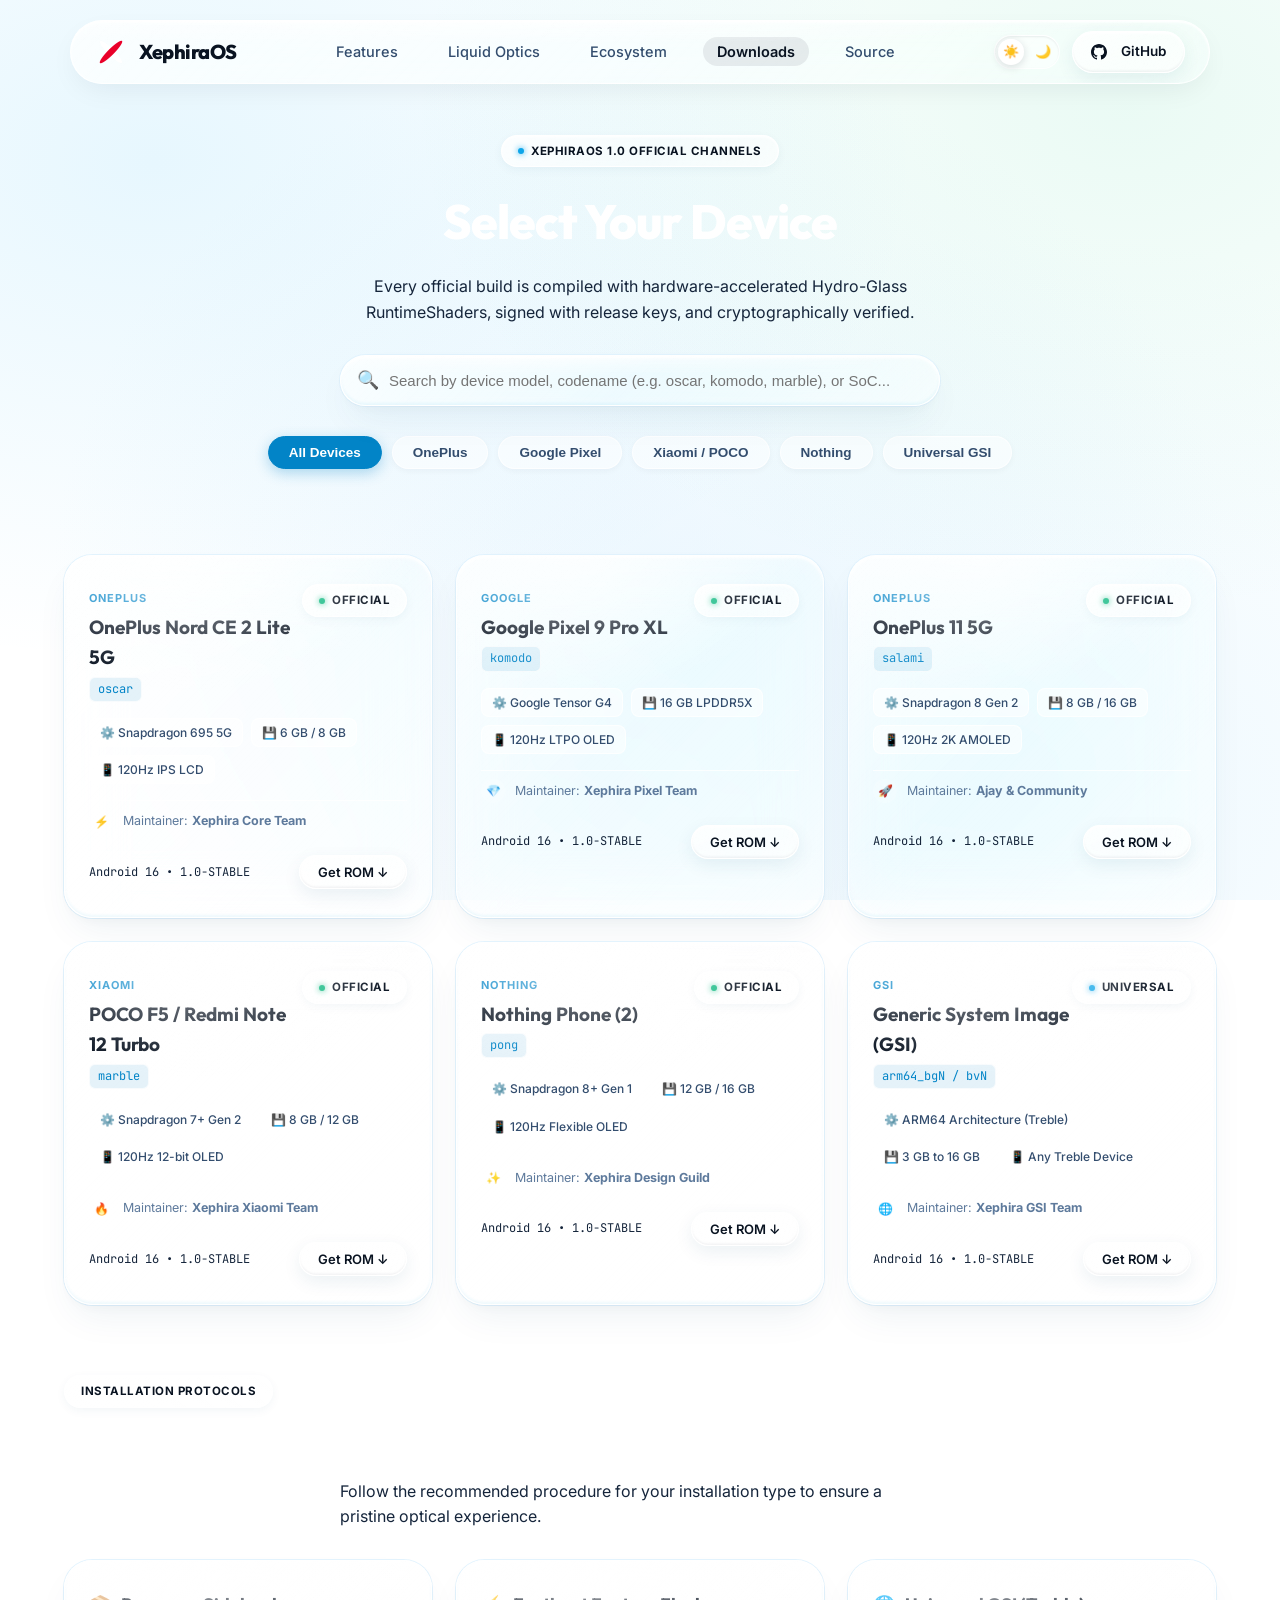
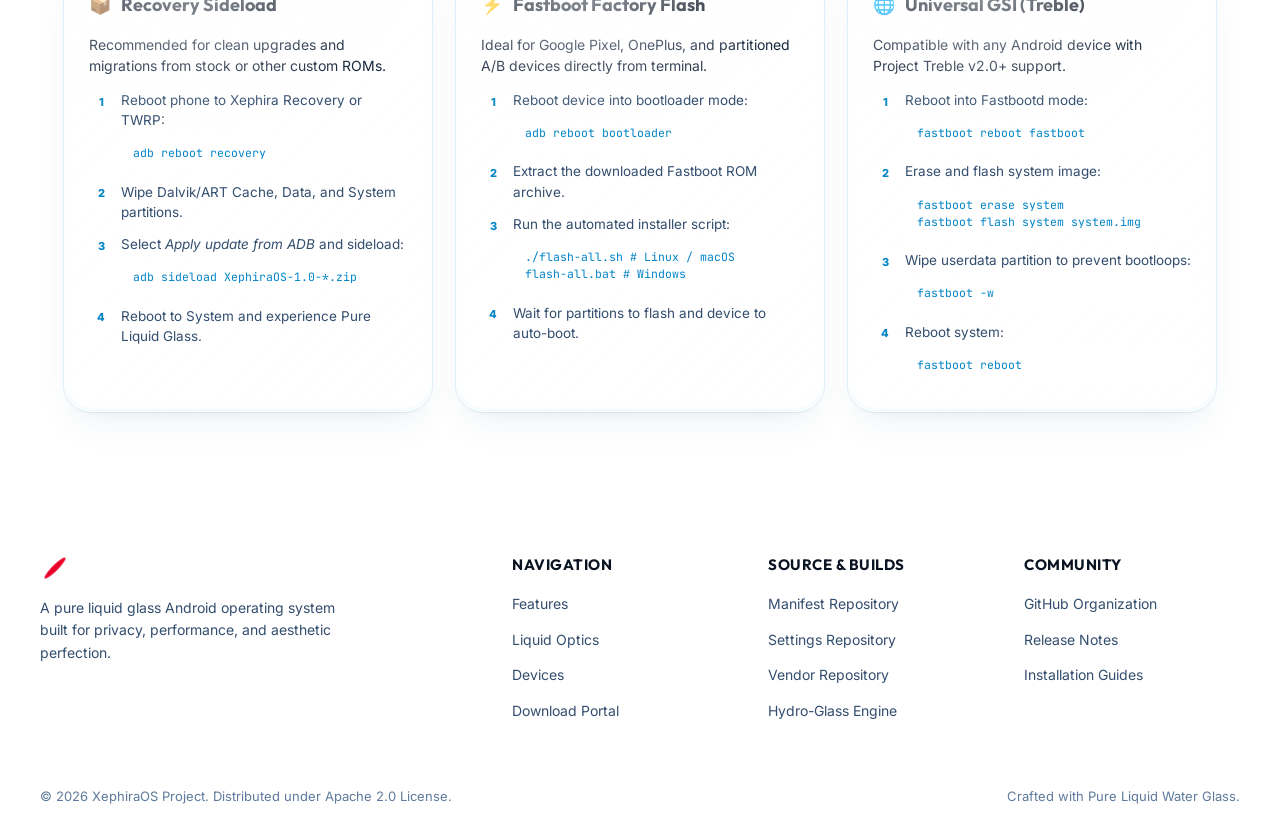
<file: downloads.html>
<!DOCTYPE html>
<html lang="en">
<head>
    <meta charset="UTF-8">
    <meta name="viewport" content="width=device-width, initial-scale=1.0">
    <title>Downloads — XephiraOS Official Builds & GSI</title>
    <meta name="description" content="Download official XephiraOS Android 16 builds with Pure Liquid Glass Water UI for OnePlus, Google Pixel, Xiaomi, Nothing, and Universal Treble GSIs.">
    <meta name="keywords" content="XephiraOS Download, Android 16 ROM, Custom ROM, OnePlus Nord CE 2 Lite, Pixel 9 Pro XL, OnePlus 11, POCO F5, Nothing Phone 2, GSI Treble">
    <meta property="og:title" content="Downloads — XephiraOS Official Builds">
    <meta property="og:description" content="Download official verified XephiraOS Android 16 ROMs, fastboot packages, and SHA-256 signatures.">
    <meta property="og:image" content="assets/xephira_banner_horizontal.png">
    <meta property="og:type" content="website">
    <link rel="icon" type="image/png" href="assets/xephira_x_logo_96.png">

    <!-- Google Fonts: Outfit, Inter & JetBrains Mono -->
    <link rel="preconnect" href="https://fonts.googleapis.com">
    <link rel="preconnect" href="https://fonts.gstatic.com" crossorigin>
    <link href="https://fonts.googleapis.com/css2?family=Inter:wght@300;400;500;600;700&family=Outfit:wght@400;500;600;700;800;900&family=JetBrains+Mono:wght@400;500;600&display=swap" rel="stylesheet">

    <!-- Stylesheets -->
    <link rel="stylesheet" href="css/liquid-glass.css">
    <link rel="stylesheet" href="css/style.css">
</head>
<body>

    <!-- ─── FLOATING LIQUID GLASS NAVBAR ─── -->
    <div class="navbar-wrapper">
        <nav class="liquid-glass navbar" id="mainNavbar">
            <a href="index.html" class="brand-link">
                <img src="assets/xephira_x_vector_rendered_512.png" alt="XephiraOS Emblem" class="brand-logo">
                <span class="brand-text">XephiraOS</span>
            </a>

            <ul class="nav-links">
                <li><a href="index.html#features" class="nav-link">Features</a></li>
                <li><a href="index.html#optics" class="nav-link">Liquid Optics</a></li>
                <li><a href="index.html#devices" class="nav-link">Ecosystem</a></li>
                <li><a href="downloads.html" class="nav-link active">Downloads</a></li>
                <li><a href="https://github.com/XephiraOS/android" target="_blank" class="nav-link">Source</a></li>
            </ul>

            <div class="nav-actions">
                <button class="theme-toggle-btn" id="themeToggleBtn" aria-label="Toggle Night/Light theme">
                    <span class="theme-toggle-icon">☀️</span>
                    <span class="theme-toggle-icon">🌙</span>
                    <span class="theme-toggle-pill"></span>
                </button>
                <a href="https://github.com/XephiraOS" target="_blank" class="liquid-btn" style="padding: 9px 18px; font-size: 13.5px;">
                    <svg width="16" height="16" viewBox="0 0 24 24" fill="currentColor" style="margin-right: 4px;"><path d="M12 0c-6.626 0-12 5.373-12 12 0 5.302 3.438 9.8 8.207 11.387.599.111.793-.261.793-.577v-2.234c-3.338.726-4.033-1.416-4.033-1.416-.546-1.387-1.333-1.756-1.333-1.756-1.089-.745.083-.729.083-.729 1.205.084 1.839 1.237 1.839 1.237 1.07 1.834 2.807 1.304 3.492.997.107-.775.418-1.305.762-1.604-2.665-.305-5.467-1.334-5.467-5.931 0-1.311.469-2.381 1.236-3.221-.124-.303-.535-1.524.117-3.176 0 0 1.008-.322 3.301 1.23.957-.266 1.983-.399 3.003-.404 1.02.005 2.047.138 3.006.404 2.291-1.552 3.297-1.23 3.297-1.23.653 1.653.242 2.874.118 3.176.77.84 1.235 1.911 1.235 3.221 0 4.609-2.807 5.624-5.479 5.921.43.372.823 1.102.823 2.222v3.293c0 .319.192.694.801.576 4.765-1.589 8.199-6.086 8.199-11.386 0-6.627-5.373-12-12-12z"/></svg>
                    GitHub
                </a>
                <button class="mobile-menu-btn" aria-label="Toggle Navigation">☰</button>
            </div>
        </nav>
    </div>

    <!-- ─── DOWNLOAD HERO & SEARCH ─── -->
    <header class="download-hero">
        <div class="liquid-pill hero-pill-badge" style="margin-bottom: 16px;">
            <span class="liquid-pill-dot"></span>
            <span>XEPHIRAOS 1.0 OFFICIAL CHANNELS</span>
        </div>

        <h1 style="font-family: var(--font-heading); font-size: 48px; font-weight: 800; color: #ffffff; letter-spacing: -1px; margin-bottom: 14px;">
            Select Your Device
        </h1>
        <p style="font-size: 16px; color: var(--text-secondary); max-width: 600px; margin: 0 auto; line-height: 1.6;">
            Every official build is compiled with hardware-accelerated Hydro-Glass RuntimeShaders, signed with release keys, and cryptographically verified.
        </p>

        <!-- Search Bar -->
        <div class="download-search-box">
            <div class="liquid-glass" style="display: flex; align-items: center; padding: 6px 16px; border-radius: 999px;">
                <span style="font-size: 18px; margin-right: 10px; color: var(--text-muted);">🔍</span>
                <input 
                    type="text" 
                    id="deviceSearchInput" 
                    class="liquid-input" 
                    placeholder="Search by device model, codename (e.g. oscar, komodo, marble), or SoC..." 
                    style="border: none; background: transparent; padding: 10px 0; font-size: 15px; width: 100%; box-shadow: none;"
                >
            </div>
        </div>

        <!-- OEM Brand Filters -->
        <div class="brand-filter-bar">
            <button class="filter-btn active" data-brand="all">All Devices</button>
            <button class="filter-btn" data-brand="oneplus">OnePlus</button>
            <button class="filter-btn" data-brand="google">Google Pixel</button>
            <button class="filter-btn" data-brand="xiaomi">Xiaomi / POCO</button>
            <button class="filter-btn" data-brand="nothing">Nothing</button>
            <button class="filter-btn" data-brand="generic">Universal GSI</button>
        </div>
    </header>

    <!-- ─── DEVICE CARDS GRID ─── -->
    <main style="max-width: 1200px; margin: 0 auto; padding: 0 24px;">
        <div class="devices-grid" id="devicesContainer">
            <!-- Populated dynamically via downloads.js -->
        </div>
    </main>

    <!-- ─── INSTALLATION GUIDES ─── -->
    <section class="guide-section">
        <div class="section-badge-center">
            <div class="liquid-pill">
                <span>INSTALLATION PROTOCOLS</span>
            </div>
            <h2 style="font-family: var(--font-heading); font-size: 32px; font-weight: 800; color: #ffffff; margin-top: 12px;">
                How to Flash XephiraOS
            </h2>
            <p style="color: var(--text-secondary); max-width: 600px; margin: 8px auto 0;">
                Follow the recommended procedure for your installation type to ensure a pristine optical experience.
            </p>
        </div>

        <div class="guide-grid">
            <!-- Clean Recovery Flash -->
            <div class="liquid-glass guide-card">
                <h3><span>📦</span> Recovery Sideload</h3>
                <p style="font-size: 14px; color: var(--text-secondary); line-height: 1.5;">
                    Recommended for clean upgrades and migrations from stock or other custom ROMs.
                </p>
                <ol class="guide-steps">
                    <li>Reboot phone to Xephira Recovery or TWRP:
                        <span class="guide-code">adb reboot recovery</span>
                    </li>
                    <li>Wipe Dalvik/ART Cache, Data, and System partitions.</li>
                    <li>Select <em>Apply update from ADB</em> and sideload:
                        <span class="guide-code">adb sideload XephiraOS-1.0-*.zip</span>
                    </li>
                    <li>Reboot to System and experience Pure Liquid Glass.</li>
                </ol>
            </div>

            <!-- Fastboot Flashing -->
            <div class="liquid-glass guide-card">
                <h3><span>⚡</span> Fastboot Factory Flash</h3>
                <p style="font-size: 14px; color: var(--text-secondary); line-height: 1.5;">
                    Ideal for Google Pixel, OnePlus, and partitioned A/B devices directly from terminal.
                </p>
                <ol class="guide-steps">
                    <li>Reboot device into bootloader mode:
                        <span class="guide-code">adb reboot bootloader</span>
                    </li>
                    <li>Extract the downloaded Fastboot ROM archive.</li>
                    <li>Run the automated installer script:
                        <span class="guide-code">./flash-all.sh  # Linux / macOS<br>flash-all.bat   # Windows</span>
                    </li>
                    <li>Wait for partitions to flash and device to auto-boot.</li>
                </ol>
            </div>

            <!-- Generic System Image -->
            <div class="liquid-glass guide-card">
                <h3><span>🌐</span> Universal GSI (Treble)</h3>
                <p style="font-size: 14px; color: var(--text-secondary); line-height: 1.5;">
                    Compatible with any Android device with Project Treble v2.0+ support.
                </p>
                <ol class="guide-steps">
                    <li>Reboot into Fastbootd mode:
                        <span class="guide-code">fastboot reboot fastboot</span>
                    </li>
                    <li>Erase and flash system image:
                        <span class="guide-code">fastboot erase system<br>fastboot flash system system.img</span>
                    </li>
                    <li>Wipe userdata partition to prevent bootloops:
                        <span class="guide-code">fastboot -w</span>
                    </li>
                    <li>Reboot system: <span class="guide-code">fastboot reboot</span></li>
                </ol>
            </div>
        </div>
    </section>

    <!-- ─── DOWNLOAD DRAWER / MODAL ─── -->
    <div class="modal-backdrop" id="downloadModalBackdrop">
        <div class="liquid-glass download-modal" style="position: relative;">
            <button class="modal-close-btn" onclick="closeDownloadModal()" aria-label="Close modal">✕</button>

            <!-- Header -->
            <div style="display: flex; align-items: flex-start; justify-content: space-between; padding-right: 40px; margin-bottom: 12px;">
                <div>
                    <h2 id="modalDeviceName" style="font-family: var(--font-heading); font-size: 24px; font-weight: 800; color: #ffffff;">
                        Device Name
                    </h2>
                    <div style="display: flex; align-items: center; gap: 8px; margin-top: 6px;">
                        <span id="modalCodename" class="device-codename">codename</span>
                        <span id="modalVersion" style="font-size: 13px; color: var(--text-secondary);">XephiraOS 1.0</span>
                    </div>
                </div>
            </div>

            <!-- Flavor Toggle (GApps vs Vanilla) -->
            <div class="flavor-toggle-bar">
                <button class="tab-btn active" id="flavorGappsBtn" onclick="setFlavor('gapps')">
                    <span>✨</span> Google Apps (GApps)
                </button>
                <button class="tab-btn" id="flavorVanillaBtn" onclick="setFlavor('vanilla')">
                    <span>🌱</span> Pure Vanilla (MicroG Ready)
                </button>
            </div>

            <!-- Meta Grid -->
            <div class="modal-meta-grid">
                <div class="modal-meta-card">
                    <span class="modal-meta-label">Release Channel</span>
                    <span class="modal-meta-val" style="color: #4ade80;">Official • Stable</span>
                </div>
                <div class="modal-meta-card">
                    <span class="modal-meta-label">Package Size</span>
                    <span class="modal-meta-val" id="modalFileSize">1.85 GB</span>
                </div>
                <div class="modal-meta-card">
                    <span class="modal-meta-label">Build Timestamp</span>
                    <span class="modal-meta-val" id="modalBuildDate">2026-09-14</span>
                </div>
                <div class="modal-meta-card">
                    <span class="modal-meta-label">Device Maintainer</span>
                    <span class="modal-meta-val" id="modalMaintainer">Xephira Team</span>
                </div>
            </div>

            <!-- SHA-256 Checksum -->
            <div style="margin-top: 10px;">
                <div style="display: flex; justify-content: space-between; align-items: center; margin-bottom: 6px;">
                    <span style="font-size: 11px; text-transform: uppercase; letter-spacing: 0.8px; color: var(--text-muted); font-weight: 600;">
                        SHA-256 Checksum
                    </span>
                    <button class="liquid-btn" id="copyShaBtn" onclick="copyChecksum()" style="padding: 4px 12px; font-size: 11px; border-radius: 6px;">
                        Copy Hash
                    </button>
                </div>
                <div class="checksum-container" style="margin-top: 0;">
                    <span class="checksum-text" id="modalShaChecksum">e3b0c44298fc1c149afbf4c8996fb92427ae41e4649b934ca495991b7852b855</span>
                </div>
            </div>

            <!-- Action Buttons -->
            <div style="display: flex; flex-direction: column; gap: 10px; margin: 24px 0 20px;">
                <a href="#" id="modalDownloadLink" class="liquid-btn liquid-btn-primary" style="padding: 14px; text-align: center; font-size: 15px; justify-content: center;">
                    Download Official ROM (.zip) ↓
                </a>
                <a href="#" id="modalFastbootLink" class="liquid-btn" style="padding: 12px; text-align: center; font-size: 13.5px; justify-content: center;">
                    Download Fastboot Package (.zip) ⚡
                </a>
            </div>

            <!-- Changelog Section -->
            <div style="border-top: 1px solid rgba(255,255,255,0.1); padding-top: 16px;">
                <h4 style="font-family: var(--font-heading); font-size: 14px; font-weight: 700; color: #ffffff; margin-bottom: 10px; text-transform: uppercase; letter-spacing: 0.8px;">
                    Build Changelog & Optimizations
                </h4>
                <ul id="modalChangelogList" style="list-style: none; font-size: 13.5px; color: var(--text-secondary); line-height: 1.55;">
                    <!-- Populated via downloads.js -->
                </ul>
            </div>
        </div>
    </div>

    <!-- ─── FOOTER ─── -->
    <footer class="footer">
        <div class="footer-container">
            <div class="footer-brand">
                <div style="display: flex; align-items: center; gap: 10px;">
                    <img src="assets/xephira_x_vector_rendered_512.png" alt="Xephira Logo" style="width: 30px; height: 30px;">
                    <span style="font-family: var(--font-heading); font-size: 18px; font-weight: 700; color: #ffffff;">XephiraOS</span>
                </div>
                <p>
                    A pure liquid glass Android operating system built for privacy, performance, and aesthetic perfection.
                </p>
            </div>

            <div class="footer-col">
                <h4>Navigation</h4>
                <ul class="footer-links">
                    <li><a href="index.html#features">Features</a></li>
                    <li><a href="index.html#optics">Liquid Optics</a></li>
                    <li><a href="index.html#devices">Devices</a></li>
                    <li><a href="downloads.html">Download Portal</a></li>
                </ul>
            </div>

            <div class="footer-col">
                <h4>Source & Builds</h4>
                <ul class="footer-links">
                    <li><a href="https://github.com/XephiraOS/android" target="_blank">Manifest Repository</a></li>
                    <li><a href="https://github.com/XephiraOS/android_packages_apps_Settings" target="_blank">Settings Repository</a></li>
                    <li><a href="https://github.com/XephiraOS/android_vendor_lineage" target="_blank">Vendor Repository</a></li>
                    <li><a href="https://github.com/XephiraOS/android" target="_blank">Hydro-Glass Engine</a></li>
                </ul>
            </div>

            <div class="footer-col">
                <h4>Community</h4>
                <ul class="footer-links">
                    <li><a href="https://github.com/XephiraOS" target="_blank">GitHub Organization</a></li>
                    <li><a href="downloads.html">Release Notes</a></li>
                    <li><a href="downloads.html">Installation Guides</a></li>
                </ul>
            </div>
        </div>

        <div class="footer-bottom">
            <span>© 2026 XephiraOS Project. Distributed under Apache 2.0 License.</span>
            <span>Crafted with Pure Liquid Water Glass.</span>
        </div>
    </footer>

    <!-- Scripts -->
    <script src="js/app.js"></script>
    <script src="js/downloads.js"></script>
</body>
</html>
</file>
<file: css/liquid-glass.css>
/*
 * XephiraOS - Hydro-Glass Pure Water Optical Engine
 * Adaptive Light (Clean White) & Night (Aquatic Midnight) Modes
 * Authentic water droplets, fluid meniscus tension, specular glints, zero glow
 */

:root {
    /* ─── LIGHT THEME (CLEAN WHITE WITH SUBTLE WATER CAUSTICS) ─── */
    --theme-bg: #ffffff;
    --theme-bg-subtle: #f8fbfe;
    --theme-text-pure: #091321;
    --theme-text-primary: #15253b;
    --theme-text-secondary: #334d6e;
    --theme-text-muted: #5e7a9c;

    /* Pure Water Glass Surface */
    --water-glass-bg: linear-gradient(
        135deg, 
        rgba(255, 255, 255, 0.72) 0%, 
        rgba(255, 255, 255, 0.28) 48%, 
        rgba(255, 255, 255, 0.52) 100%
    );
    --water-glass-bg-hover: linear-gradient(
        135deg, 
        rgba(255, 255, 255, 0.88) 0%, 
        rgba(255, 255, 255, 0.40) 48%, 
        rgba(255, 255, 255, 0.68) 100%
    );
    --water-border-rim: rgba(255, 255, 255, 0.92);
    --water-border-rim-hover: #ffffff;

    /* Pure Water Meniscus Drop Shadow (Caustic depth without neon) */
    --water-meniscus-shadow: 
        0 18px 38px -10px rgba(12, 74, 110, 0.08),
        0 6px 16px -4px rgba(15, 23, 42, 0.04),
        inset 0 2px 3px 0 #ffffff,
        inset 0 -2px 3px 0 rgba(14, 165, 233, 0.07),
        0 0 0 1px rgba(224, 242, 254, 0.85);

    --water-meniscus-shadow-hover: 
        0 26px 52px -12px rgba(12, 74, 110, 0.14),
        0 10px 22px -6px rgba(15, 23, 42, 0.06),
        inset 0 2.5px 4px 0 #ffffff,
        inset 0 -2px 3px 0 rgba(14, 165, 233, 0.10),
        0 0 0 1px rgba(186, 230, 253, 0.95);

    --water-btn-bg: linear-gradient(
        140deg,
        rgba(255, 255, 255, 0.82) 0%,
        rgba(255, 255, 255, 0.45) 55%,
        rgba(255, 255, 255, 0.65) 100%
    );
    --water-btn-border: rgba(255, 255, 255, 0.95);
    --water-btn-text: #091321;

    --navbar-bg: linear-gradient(
        135deg,
        rgba(255, 255, 255, 0.78) 0%,
        rgba(255, 255, 255, 0.42) 100%
    );
    --navbar-border: rgba(255, 255, 255, 0.95);

    --card-inner-tile: rgba(255, 255, 255, 0.50);
    --card-inner-border: rgba(255, 255, 255, 0.75);

    --accent-blue: #0284c7;
    --accent-water: #0ea5e9;
    --accent-pill: rgba(2, 132, 199, 0.10);
    --accent-pill-text: #0369a1;
}

/* ─── NIGHT / AQUATIC MIDNIGHT THEME ─── */
[data-theme="dark"] {
    --theme-bg: #030712;
    --theme-bg-subtle: #081020;
    --theme-text-pure: #ffffff;
    --theme-text-primary: #f1f5f9;
    --theme-text-secondary: #cbd5e1;
    --theme-text-muted: #8ba2be;

    --water-glass-bg: linear-gradient(
        140deg, 
        rgba(255, 255, 255, 0.18) 0%, 
        rgba(255, 255, 255, 0.05) 50%, 
        rgba(255, 255, 255, 0.10) 100%
    );
    --water-glass-bg-hover: linear-gradient(
        140deg, 
        rgba(255, 255, 255, 0.26) 0%, 
        rgba(255, 255, 255, 0.08) 50%, 
        rgba(255, 255, 255, 0.16) 100%
    );
    --water-border-rim: rgba(255, 255, 255, 0.45);
    --water-border-rim-hover: rgba(255, 255, 255, 0.85);

    --water-meniscus-shadow: 
        0 24px 50px -12px rgba(0, 0, 0, 0.75),
        0 6px 18px rgba(0, 0, 0, 0.40),
        inset 0 2px 3px 0 rgba(255, 255, 255, 0.85),
        inset 0 -2px 3px 0 rgba(0, 0, 0, 0.35),
        0 0 0 1px rgba(255, 255, 255, 0.18);

    --water-meniscus-shadow-hover: 
        0 30px 65px -12px rgba(0, 0, 0, 0.85),
        inset 0 2.5px 4px 0 #ffffff,
        inset 0 -2px 3px 0 rgba(0, 0, 0, 0.4),
        0 0 0 1px rgba(255, 255, 255, 0.45);

    --water-btn-bg: linear-gradient(180deg, rgba(255, 255, 255, 0.22) 0%, rgba(255, 255, 255, 0.08) 100%);
    --water-btn-border: rgba(255, 255, 255, 0.5);
    --water-btn-text: #ffffff;

    --navbar-bg: linear-gradient(140deg, rgba(255, 255, 255, 0.18) 0%, rgba(255, 255, 255, 0.05) 100%);
    --navbar-border: rgba(255, 255, 255, 0.35);

    --card-inner-tile: rgba(255, 255, 255, 0.10);
    --card-inner-border: rgba(255, 255, 255, 0.22);

    --accent-blue: #38bdf8;
    --accent-water: #38bdf8;
    --accent-pill: rgba(56, 189, 248, 0.18);
    --accent-pill-text: #38bdf8;
}

/* ─── BASE PURE LIQUID WATER GLASS SURFACE ─── */
.liquid-glass {
    position: relative;
    background: var(--water-glass-bg);
    backdrop-filter: blur(28px) saturate(190%);
    -webkit-backdrop-filter: blur(28px) saturate(190%);
    border: 1.2px solid var(--water-border-rim);
    border-radius: 28px;
    box-shadow: var(--water-meniscus-shadow);
    transition: transform 0.28s cubic-bezier(0.34, 1.56, 0.64, 1), 
                box-shadow 0.28s ease, 
                border-color 0.28s ease,
                background 0.28s ease;
    overflow: hidden;
}

.liquid-glass:hover {
    border-color: var(--water-border-rim-hover);
    background: var(--water-glass-bg-hover);
    box-shadow: var(--water-meniscus-shadow-hover);
    transform: translateY(-3px);
}

.liquid-glass:active {
    transform: scale(0.985);
}

/* Water Droplet Specular Glare Arc (Top-Left sunlit gloss) */
.liquid-glass::after {
    content: '';
    position: absolute;
    top: 0;
    left: 0;
    right: 0;
    height: 40%;
    background: radial-gradient(ellipse at 35% 0%, rgba(255, 255, 255, 0.65) 0%, rgba(255, 255, 255, 0) 65%);
    pointer-events: none;
    z-index: 1;
}

/* Clean Water Sheen Sweep */
.liquid-glass::before {
    content: '';
    position: absolute;
    top: 0;
    left: -150%;
    width: 120%;
    height: 100%;
    background: linear-gradient(
        90deg, 
        transparent 0%, 
        rgba(255, 255, 255, 0) 25%, 
        rgba(255, 255, 255, 0.38) 50%, 
        rgba(255, 255, 255, 0) 75%, 
        transparent 100%
    );
    transform: skewX(-22deg);
    pointer-events: none;
    animation: waterSheenSweep 9s infinite cubic-bezier(0.4, 0, 0.2, 1);
    z-index: 2;
}

@keyframes waterSheenSweep {
    0% { left: -150%; opacity: 0; }
    15% { opacity: 0.85; }
    40% { left: 180%; opacity: 0; }
    100% { left: 180%; opacity: 0; }
}

/* ─── VARIANT: HEAVY GLASS (Navbar, Modals, Banner) ─── */
.liquid-glass-heavy {
    background: var(--water-glass-bg);
    backdrop-filter: blur(36px) saturate(200%);
    -webkit-backdrop-filter: blur(36px) saturate(200%);
    border: 1.5px solid var(--water-border-rim);
    box-shadow: var(--water-meniscus-shadow);
}

/* ─── VARIANT: SUBTLE GLASS (Tiles, Inputs, Pills) ─── */
.liquid-glass-subtle {
    background: var(--card-inner-tile);
    border: 1px solid var(--card-inner-border);
    backdrop-filter: blur(18px);
    -webkit-backdrop-filter: blur(18px);
    border-radius: 20px;
    box-shadow: inset 0 1px 1.5px rgba(255, 255, 255, 0.85);
}

/* ─── PURE WATER BUTTONS ─── */
.liquid-btn {
    position: relative;
    display: inline-flex;
    align-items: center;
    justify-content: center;
    gap: 10px;
    padding: 12px 28px;
    font-family: 'Inter', sans-serif;
    font-size: 14.5px;
    font-weight: 600;
    color: var(--water-btn-text);
    text-decoration: none;
    background: var(--water-btn-bg);
    border: 1.5px solid var(--water-btn-border);
    border-radius: 999px;
    backdrop-filter: blur(24px);
    -webkit-backdrop-filter: blur(24px);
    cursor: pointer;
    box-shadow: 
        0 6px 18px rgba(12, 74, 110, 0.08), 
        inset 0 1.5px 2px #ffffff,
        inset 0 -1.5px 2px rgba(15, 23, 42, 0.05);
    transition: all 0.26s cubic-bezier(0.34, 1.56, 0.64, 1);
    overflow: hidden;
}

.liquid-btn:hover {
    transform: translateY(-2px);
    border-color: #ffffff;
    box-shadow: 
        0 10px 26px rgba(12, 74, 110, 0.14), 
        inset 0 2px 2.5px #ffffff;
}

.liquid-btn:active {
    transform: scale(0.96);
}

.liquid-btn-primary {
    background: linear-gradient(135deg, #0284c7 0%, #0369a1 100%);
    color: #ffffff;
    border: 1.5px solid rgba(255, 255, 255, 0.6);
    box-shadow: 0 8px 24px rgba(2, 132, 199, 0.32), inset 0 1.5px 2px rgba(255, 255, 255, 0.45);
}

.liquid-btn-primary:hover {
    background: linear-gradient(135deg, #0369a1 0%, #075985 100%);
    border-color: #ffffff;
    color: #ffffff;
    box-shadow: 0 12px 30px rgba(2, 132, 199, 0.45);
}

[data-theme="dark"] .liquid-btn-primary {
    background: linear-gradient(135deg, #ffffff 0%, #e2e8f0 100%);
    color: #020617;
    border: 1.5px solid #ffffff;
    box-shadow: 0 8px 26px rgba(255, 255, 255, 0.28), inset 0 1.5px 2px #ffffff;
}

/* ─── PURE WATER PILLS & BADGES ─── */
.liquid-pill {
    display: inline-flex;
    align-items: center;
    gap: 7px;
    padding: 6px 16px;
    font-size: 11.5px;
    font-weight: 700;
    color: var(--theme-text-pure);
    background: var(--water-btn-bg);
    border: 1.2px solid var(--water-btn-border);
    border-radius: 999px;
    backdrop-filter: blur(16px);
    -webkit-backdrop-filter: blur(16px);
    letter-spacing: 0.5px;
    box-shadow: inset 0 1.2px 2px rgba(255, 255, 255, 0.9), 0 3px 10px rgba(12, 74, 110, 0.05);
}

.liquid-pill-dot {
    width: 6px;
    height: 6px;
    border-radius: 50%;
    background: var(--accent-water);
    box-shadow: 0 0 6px var(--accent-water);
}

.liquid-pill-green .liquid-pill-dot {
    background: #10b981;
    box-shadow: 0 0 6px #10b981;
}

/* ══════════════════════════════════════════════════════════════ */
/* PURE WATER DROPLET & FLUID RIPPLE ENGINE                       */
/* ══════════════════════════════════════════════════════════════ */

/* 1. Organic Water Droplet Bead */
.water-droplet {
    position: relative;
    border-radius: 50% 50% 50% 50% / 60% 60% 40% 40%;
    background: radial-gradient(ellipse at 35% 25%, rgba(255, 255, 255, 0.85) 0%, rgba(255, 255, 255, 0.2) 45%, rgba(255, 255, 255, 0.45) 100%);
    border: 1.5px solid rgba(255, 255, 255, 0.95);
    box-shadow: 
        inset 0 2px 4px #ffffff,
        inset 0 -2px 3px rgba(14, 165, 233, 0.15),
        0 12px 24px -4px rgba(12, 74, 110, 0.12),
        0 4px 8px rgba(0, 0, 0, 0.04);
    backdrop-filter: blur(12px) saturate(190%);
    -webkit-backdrop-filter: blur(12px) saturate(190%);
    display: flex;
    align-items: center;
    justify-content: center;
    transition: all 0.3s cubic-bezier(0.34, 1.56, 0.64, 1);
    cursor: pointer;
}

.water-droplet::before {
    content: '';
    position: absolute;
    top: 14%;
    left: 24%;
    width: 28%;
    height: 20%;
    border-radius: 50%;
    background: #ffffff;
    filter: blur(0.5px);
    opacity: 0.9;
    pointer-events: none;
}

.water-droplet:hover {
    transform: scale(1.08) translateY(-2px);
    border-radius: 46% 54% 52% 48% / 54% 46% 54% 46%;
    box-shadow: 
        inset 0 3px 5px #ffffff,
        0 16px 32px -4px rgba(12, 74, 110, 0.18);
}

.water-droplet:active {
    transform: scale(0.94);
}

/* 2. Interactive Concentric Water Ripple */
.water-ripple {
    position: absolute;
    border-radius: 50%;
    pointer-events: none;
    border: 2px solid rgba(255, 255, 255, 0.85);
    box-shadow: 0 0 12px rgba(56, 189, 248, 0.4), inset 0 0 8px rgba(255, 255, 255, 0.7);
    transform: translate(-50%, -50%) scale(0);
    animation: waterRippleExpand 0.75s ease-out forwards;
    z-index: 100;
}

@keyframes waterRippleExpand {
    0% {
        transform: translate(-50%, -50%) scale(0.1);
        opacity: 0.95;
    }
    60% {
        opacity: 0.65;
    }
    100% {
        transform: translate(-50%, -50%) scale(3.2);
        opacity: 0;
    }
}

/* 3. Pure Water Capsule Switch (Sliding Water Bubble) */
.water-liquid-switch {
    width: 66px;
    height: 34px;
    border-radius: 999px;
    background: linear-gradient(135deg, #0284c7 0%, #0ea5e9 100%);
    padding: 3px;
    position: relative;
    cursor: pointer;
    box-shadow: 
        inset 0 2px 4px rgba(0, 0, 0, 0.2), 
        inset 0 -1px 2px rgba(255, 255, 255, 0.4),
        0 4px 14px rgba(2, 132, 199, 0.25);
    transition: background 0.25s ease, box-shadow 0.25s ease;
    user-select: none;
}

.water-liquid-switch.off {
    background: rgba(148, 163, 184, 0.4);
    box-shadow: inset 0 2px 4px rgba(0, 0, 0, 0.15);
}

.water-liquid-switch-thumb {
    width: 28px;
    height: 28px;
    border-radius: 50%;
    background: radial-gradient(circle at 35% 30%, #ffffff 0%, rgba(255, 255, 255, 0.8) 55%, rgba(240, 249, 255, 0.95) 100%);
    border: 1.5px solid #ffffff;
    box-shadow: 
        0 4px 12px rgba(12, 74, 110, 0.28),
        inset 0 2px 3px #ffffff,
        inset 0 -1.5px 2px rgba(2, 132, 199, 0.2);
    transform: translateX(32px);
    transition: transform 0.28s cubic-bezier(0.34, 1.56, 0.64, 1);
    position: relative;
}

.water-liquid-switch.off .water-liquid-switch-thumb {
    transform: translateX(0px);
    box-shadow: 
        0 4px 10px rgba(0, 0, 0, 0.18),
        inset 0 2px 3px #ffffff;
}

/* 4. Pure Water Droplet Bottom Navigation Dock */
.water-glass-dock {
    display: flex;
    align-items: center;
    justify-content: space-around;
    padding: 8px 12px;
    border-radius: 999px;
    background: linear-gradient(135deg, rgba(255, 255, 255, 0.75) 0%, rgba(255, 255, 255, 0.35) 100%);
    border: 1.5px solid rgba(255, 255, 255, 0.95);
    backdrop-filter: blur(24px) saturate(200%);
    -webkit-backdrop-filter: blur(24px) saturate(200%);
    box-shadow: 
        inset 0 2px 3px #ffffff,
        inset 0 -2px 3px rgba(14, 165, 233, 0.08),
        0 14px 36px rgba(12, 74, 110, 0.16);
    width: 100%;
}

.water-dock-item {
    width: 44px;
    height: 44px;
    border-radius: 50%;
    display: flex;
    align-items: center;
    justify-content: center;
    font-size: 18px;
    background: rgba(255, 255, 255, 0.55);
    border: 1.2px solid rgba(255, 255, 255, 0.9);
    box-shadow: inset 0 1.5px 2px #ffffff, 0 4px 10px rgba(0,0,0,0.06);
    cursor: pointer;
    transition: all 0.24s cubic-bezier(0.34, 1.56, 0.64, 1);
}

.water-dock-item:hover {
    transform: translateY(-4px) scale(1.1);
    background: #ffffff;
    box-shadow: inset 0 2px 2.5px #ffffff, 0 8px 20px rgba(2, 132, 199, 0.22);
}

.water-dock-item.active {
    background: linear-gradient(135deg, #0284c7 0%, #0ea5e9 100%);
    color: #ffffff;
    border-color: #ffffff;
    box-shadow: inset 0 1.5px 2px rgba(255, 255, 255, 0.6), 0 6px 18px rgba(2, 132, 199, 0.35);
}

/* 5. Liquid Wave Progress Bar (Simulating fluid water filling a tube) */
.water-wave-meter {
    position: relative;
    width: 100%;
    height: 24px;
    border-radius: 999px;
    background: rgba(255, 255, 255, 0.22);
    border: 1.2px solid rgba(255, 255, 255, 0.65);
    backdrop-filter: blur(14px);
    -webkit-backdrop-filter: blur(14px);
    box-shadow: inset 0 2px 4px rgba(0, 0, 0, 0.15);
    overflow: hidden;
}

.water-wave-fill {
    position: absolute;
    top: 0;
    left: 0;
    bottom: 0;
    background: linear-gradient(90deg, #0284c7 0%, #38bdf8 100%);
    border-radius: inherit;
    transition: width 0.6s cubic-bezier(0.34, 1.56, 0.64, 1);
    position: relative;
    overflow: hidden;
}

.water-wave-fill::after {
    content: '';
    position: absolute;
    top: 0;
    left: -100%;
    width: 200%;
    height: 100%;
    background: linear-gradient(90deg, transparent, rgba(255, 255, 255, 0.5), transparent);
    animation: waterWaveShimmer 2.2s infinite linear;
}

@keyframes waterWaveShimmer {
    0% { transform: translateX(0); }
    100% { transform: translateX(100%); }
}

/* 6. Interactive Water Ripple Playground Pad */
.water-ripple-pad {
    position: relative;
    width: 100%;
    min-height: 220px;
    border-radius: 26px;
    background: linear-gradient(135deg, rgba(255, 255, 255, 0.65) 0%, rgba(224, 242, 254, 0.45) 100%);
    border: 1.5px solid rgba(255, 255, 255, 0.95);
    box-shadow: 
        inset 0 2px 4px #ffffff,
        inset 0 -2px 4px rgba(14, 165, 233, 0.1),
        0 14px 36px rgba(12, 74, 110, 0.09);
    cursor: crosshair;
    overflow: hidden;
    display: flex;
    flex-direction: column;
    align-items: center;
    justify-content: center;
    user-select: none;
}

[data-theme="dark"] .water-ripple-pad {
    background: linear-gradient(135deg, rgba(15, 23, 42, 0.6) 0%, rgba(2, 6, 23, 0.8) 100%);
    border-color: rgba(255, 255, 255, 0.35);
}
</file>
<file: css/style.css>
/*
 * XephiraOS Official Stylesheet
 * White Background Theme & Night Theme Switcher
 * Pure Optical Liquid Glass — Zero Neon Glow
 */

:root {
    --font-heading: 'Outfit', -apple-system, BlinkMacSystemFont, 'Segoe UI', Roboto, sans-serif;
    --font-body: 'Inter', -apple-system, BlinkMacSystemFont, 'Segoe UI', Roboto, sans-serif;
    --font-mono: 'JetBrains Mono', 'Fira Code', monospace;
}

* {
    box-sizing: border-box;
    margin: 0;
    padding: 0;
    -webkit-font-smoothing: antialiased;
}

html {
    scroll-behavior: smooth;
}

/* ─── PURE CLEAN BACKGROUND (NO GLOW) WITH FLUID OPTICAL CAUSTICS ─── */
body {
    font-family: var(--font-body);
    background-color: var(--theme-bg);
    color: var(--theme-text-primary);
    line-height: 1.6;
    overflow-x: hidden;
    position: relative;
    transition: background-color 0.3s ease, color 0.3s ease;
    background-image: 
        radial-gradient(at 12% 18%, rgba(56, 189, 248, 0.12) 0px, transparent 48%),
        radial-gradient(at 88% 12%, rgba(52, 211, 153, 0.10) 0px, transparent 45%),
        radial-gradient(at 50% 65%, rgba(224, 242, 254, 0.50) 0px, transparent 65%),
        radial-gradient(at 80% 88%, rgba(186, 230, 253, 0.25) 0px, transparent 50%);
    background-attachment: fixed;
}

[data-theme="dark"] body {
    background-color: #030712;
    background-image: 
        radial-gradient(at 15% 25%, rgba(14, 165, 233, 0.18) 0px, transparent 50%),
        radial-gradient(at 85% 15%, rgba(16, 185, 129, 0.14) 0px, transparent 50%),
        radial-gradient(at 50% 70%, rgba(30, 58, 138, 0.22) 0px, transparent 65%);
    background-attachment: fixed;
}

/* Completely Disable Neon Glow Elements */
.ambient-glow-1,
.ambient-glow-2,
.ambient-glow-3 {
    display: none !important;
}

/* ─── FLOATING LIQUID GLASS NAVBAR ─── */
.navbar-wrapper {
    position: fixed;
    top: 20px;
    left: 0;
    right: 0;
    display: flex;
    justify-content: center;
    padding: 0 20px;
    z-index: 999;
}

.navbar {
    width: 100%;
    max-width: 1140px;
    display: flex;
    align-items: center;
    justify-content: space-between;
    padding: 10px 24px;
    border-radius: 999px;
    background: var(--navbar-bg);
    border: 1px solid var(--navbar-border);
    backdrop-filter: blur(28px) saturate(180%);
    -webkit-backdrop-filter: blur(28px) saturate(180%);
    box-shadow: 0 10px 30px -8px rgba(15, 23, 42, 0.08), inset 0 1.5px 2px #ffffff;
    transition: all 0.3s ease;
}

.brand-link {
    display: flex;
    align-items: center;
    gap: 12px;
    text-decoration: none;
}

.brand-logo {
    width: 32px;
    height: 32px;
    object-fit: contain;
    transition: transform 0.25s ease;
}

.brand-link:hover .brand-logo {
    transform: scale(1.08) rotate(4deg);
}

.brand-text {
    font-family: var(--font-heading);
    font-size: 20px;
    font-weight: 800;
    color: var(--theme-text-pure);
    letter-spacing: -0.5px;
}

.nav-links {
    display: flex;
    align-items: center;
    gap: 22px;
    list-style: none;
}

.nav-link {
    font-size: 14.5px;
    font-weight: 500;
    color: var(--theme-text-secondary);
    text-decoration: none;
    padding: 6px 14px;
    border-radius: 999px;
    transition: all 0.2s ease;
}

.nav-link:hover {
    color: var(--theme-text-pure);
    background: rgba(15, 23, 42, 0.05);
}

[data-theme="dark"] .nav-link:hover {
    background: rgba(255, 255, 255, 0.14);
}

.nav-link.active {
    color: var(--theme-text-pure);
    background: rgba(15, 23, 42, 0.08);
    font-weight: 600;
}

[data-theme="dark"] .nav-link.active {
    background: rgba(255, 255, 255, 0.2);
}

.nav-actions {
    display: flex;
    align-items: center;
    gap: 12px;
}

/* ─── LIQUID GLASS THEME SWITCHER TOGGLE ─── */
.theme-toggle-btn {
    display: flex;
    align-items: center;
    justify-content: space-between;
    width: 66px;
    height: 34px;
    border-radius: 999px;
    background: var(--card-inner-tile);
    border: 1.5px solid var(--card-inner-border);
    padding: 3px;
    cursor: pointer;
    position: relative;
    box-shadow: inset 0 1px 2px rgba(15, 23, 42, 0.08);
    transition: all 0.25s ease;
}

.theme-toggle-btn:hover {
    border-color: var(--accent-blue);
}

.theme-toggle-icon {
    font-size: 13px;
    z-index: 2;
    width: 26px;
    text-align: center;
    user-select: none;
    line-height: 1;
}

.theme-toggle-pill {
    position: absolute;
    top: 3px;
    left: 3px;
    width: 26px;
    height: 26px;
    border-radius: 50%;
    background: #ffffff;
    box-shadow: 0 2px 8px rgba(15, 23, 42, 0.15), inset 0 1px 1px #ffffff;
    transition: transform 0.25s cubic-bezier(0.34, 1.56, 0.64, 1);
    z-index: 1;
}

[data-theme="dark"] .theme-toggle-pill {
    transform: translateX(32px);
    background: #1e293b;
    box-shadow: 0 2px 8px rgba(0, 0, 0, 0.5), inset 0 1px 1px rgba(255, 255, 255, 0.2);
}

.mobile-menu-btn {
    display: none;
    background: var(--card-inner-tile);
    border: 1px solid var(--card-inner-border);
    color: var(--theme-text-pure);
    font-size: 18px;
    padding: 6px 12px;
    border-radius: 12px;
    cursor: pointer;
}

/* ─── HERO SECTION ─── */
.hero-section {
    position: relative;
    padding: 140px 24px 70px;
    max-width: 1240px;
    margin: 0 auto;
    z-index: 1;
}

.hero-container {
    display: grid;
    grid-template-columns: 1.15fr 0.85fr;
    gap: 40px;
    align-items: center;
}

.hero-text {
    display: flex;
    flex-direction: column;
    gap: 22px;
}

.hero-pill-badge {
    align-self: flex-start;
}

.hero-title {
    font-family: var(--font-heading);
    font-size: 60px;
    font-weight: 850;
    line-height: 1.08;
    letter-spacing: -1.8px;
    color: var(--theme-text-pure);
}

.hero-gradient-text {
    background: linear-gradient(135deg, #0284c7 0%, #0369a1 100%);
    -webkit-background-clip: text;
    -webkit-text-fill-color: transparent;
}

[data-theme="dark"] .hero-gradient-text {
    background: linear-gradient(135deg, #ffffff 0%, #7dd3fc 60%, #38bdf8 100%);
    -webkit-background-clip: text;
    -webkit-text-fill-color: transparent;
}

.hero-subtitle {
    font-size: 18px;
    line-height: 1.6;
    color: var(--theme-text-secondary);
    max-width: 540px;
}

.hero-cta-row {
    display: flex;
    align-items: center;
    gap: 16px;
    padding-top: 6px;
}

.hero-stats-row {
    display: flex;
    gap: 36px;
    padding-top: 22px;
    border-top: 1px solid var(--card-inner-border);
}

.stat-item h3 {
    font-family: var(--font-heading);
    font-size: 26px;
    font-weight: 800;
    color: var(--theme-text-pure);
}

.stat-item p {
    font-size: 13px;
    color: var(--theme-text-muted);
}

/* ─── PHONE MOCKUP (WITH SETTINGS HOME & ABOUT PHONE) ─── */
.hero-phone-wrap {
    display: flex;
    flex-direction: column;
    align-items: center;
    position: relative;
    gap: 16px;
}

/* Phone View Switcher Tabs (Above Phone) */
.phone-mode-switcher {
    display: flex;
    background: var(--card-inner-tile);
    border: 1.5px solid var(--card-inner-border);
    padding: 4px;
    border-radius: 999px;
    box-shadow: 0 4px 14px rgba(15, 23, 42, 0.05);
    gap: 4px;
}

.phone-mode-btn {
    padding: 7px 18px;
    border-radius: 999px;
    border: none;
    background: transparent;
    font-size: 12.5px;
    font-weight: 600;
    color: var(--theme-text-secondary);
    cursor: pointer;
    transition: all 0.22s ease;
}

.phone-mode-btn.active {
    background: #ffffff;
    color: #0f172a;
    box-shadow: 0 2px 8px rgba(15, 23, 42, 0.12);
}

[data-theme="dark"] .phone-mode-btn.active {
    background: rgba(255, 255, 255, 0.25);
    color: #ffffff;
}

/* Physical Phone Chassis */
.phone-mockup {
    width: 365px;
    height: 730px;
    border-radius: 48px;
    border: 5px solid rgba(15, 23, 42, 0.15);
    background: #090d16;
    box-shadow: 0 24px 60px -15px rgba(15, 23, 42, 0.25), 0 8px 20px -5px rgba(15, 23, 42, 0.15);
    position: relative;
    padding: 14px 12px;
    overflow: hidden;
    display: flex;
    flex-direction: column;
    transition: all 0.3s ease;
}

[data-theme="dark"] .phone-mockup {
    border-color: rgba(255, 255, 255, 0.35);
    box-shadow: 0 35px 80px -15px rgba(0, 0, 0, 0.8), 0 0 0 1px rgba(255, 255, 255, 0.1);
}

.mockup-header {
    display: flex;
    justify-content: space-between;
    align-items: center;
    font-size: 11px;
    font-weight: 700;
    color: #ffffff;
    padding: 4px 10px 10px;
    z-index: 10;
}

.mockup-screen-container {
    flex: 1;
    display: flex;
    flex-direction: column;
    overflow-y: auto;
    scrollbar-width: none;
    position: relative;
    border-radius: 36px;
}

.mockup-screen-container::-webkit-scrollbar {
    display: none;
}

/* Phone Screen Views */
.phone-view {
    display: none;
    flex-direction: column;
    gap: 12px;
    padding: 4px;
    animation: fadeInView 0.25s ease;
}

.phone-view.active {
    display: flex;
}

/* ─── VIEW 1: PURE WATER OS SCREEN ─── */
#phoneViewWater {
    display: none;
    flex-direction: column;
    gap: 14px;
    padding: 16px 12px;
    border-radius: 32px;
    min-height: 640px;
    position: relative;
    background: 
        radial-gradient(ellipse at 50% 10%, rgba(56, 189, 248, 0.25) 0%, transparent 60%),
        radial-gradient(ellipse at 80% 80%, rgba(14, 165, 233, 0.20) 0%, transparent 55%),
        linear-gradient(180deg, #0b1526 0%, #060c18 100%);
    box-shadow: inset 0 0 35px rgba(0, 0, 0, 0.5);
    overflow: hidden;
    cursor: pointer;
}

#phoneViewWater.active {
    display: flex;
}

/* Water Clock Widget */
.phone-water-clock-wrap {
    display: flex;
    flex-direction: column;
    align-items: center;
    padding-top: 10px;
    gap: 4px;
}

.phone-water-clock {
    font-family: var(--font-heading);
    font-size: 52px;
    font-weight: 850;
    line-height: 1;
    color: #ffffff;
    text-shadow: 0 4px 18px rgba(56, 189, 248, 0.35), 0 1px 2px rgba(0,0,0,0.5);
    letter-spacing: -1.5px;
}

.phone-water-date {
    font-size: 11.5px;
    font-weight: 600;
    color: #94a3b8;
    letter-spacing: 0.5px;
}

.phone-water-weather-pill {
    margin-top: 6px;
    display: inline-flex;
    align-items: center;
    gap: 6px;
    padding: 4px 12px;
    border-radius: 999px;
    background: rgba(255, 255, 255, 0.12);
    border: 1px solid rgba(255, 255, 255, 0.3);
    backdrop-filter: blur(12px);
    font-size: 11px;
    font-weight: 600;
    color: #e0f2fe;
}

/* Water Music / Media Card */
.phone-water-media-card {
    padding: 12px 14px;
    border-radius: 22px;
    background: linear-gradient(135deg, rgba(255, 255, 255, 0.22) 0%, rgba(255, 255, 255, 0.06) 100%);
    border: 1.2px solid rgba(255, 255, 255, 0.45);
    backdrop-filter: blur(20px);
    box-shadow: 0 10px 24px rgba(0, 0, 0, 0.3), inset 0 1.5px 2px rgba(255, 255, 255, 0.7);
    display: flex;
    flex-direction: column;
    gap: 10px;
}

.phone-water-media-top {
    display: flex;
    align-items: center;
    gap: 10px;
}

.phone-water-media-art {
    width: 38px;
    height: 38px;
    border-radius: 12px;
    background: linear-gradient(135deg, #0284c7 0%, #38bdf8 100%);
    display: flex;
    align-items: center;
    justify-content: center;
    font-size: 18px;
    box-shadow: 0 4px 10px rgba(2, 132, 199, 0.35);
}

.phone-water-media-info {
    flex: 1;
}

.phone-water-media-title {
    font-size: 12.5px;
    font-weight: 700;
    color: #ffffff;
}

.phone-water-media-artist {
    font-size: 10px;
    color: #94a3b8;
}

/* Animated Water Equalizer Bars */
.phone-water-eq-row {
    display: flex;
    align-items: center;
    gap: 4px;
    height: 18px;
}

.phone-water-eq-bar {
    width: 3px;
    border-radius: 999px;
    background: #38bdf8;
    animation: waterEqPulse 1.2s infinite ease-in-out alternate;
}

.phone-water-eq-bar:nth-child(1) { height: 60%; animation-delay: 0.1s; }
.phone-water-eq-bar:nth-child(2) { height: 100%; animation-delay: 0.3s; }
.phone-water-eq-bar:nth-child(3) { height: 40%; animation-delay: 0.5s; }
.phone-water-eq-bar:nth-child(4) { height: 80%; animation-delay: 0.2s; }
.phone-water-eq-bar:nth-child(5) { height: 95%; animation-delay: 0.4s; }
.phone-water-eq-bar:nth-child(6) { height: 50%; animation-delay: 0.15s; }

@keyframes waterEqPulse {
    0% { transform: scaleY(0.3); }
    100% { transform: scaleY(1); }
}

/* Water Quick Toggles */
.phone-water-toggles-row {
    display: grid;
    grid-template-columns: repeat(4, 1fr);
    gap: 8px;
}

.phone-water-toggle-btn {
    display: flex;
    flex-direction: column;
    align-items: center;
    gap: 5px;
    padding: 10px 4px;
    border-radius: 20px;
    background: rgba(255, 255, 255, 0.12);
    border: 1px solid rgba(255, 255, 255, 0.3);
    backdrop-filter: blur(16px);
    box-shadow: inset 0 1px 1.5px rgba(255, 255, 255, 0.6);
    cursor: pointer;
    transition: all 0.22s ease;
}

.phone-water-toggle-btn:hover,
.phone-water-toggle-btn.active {
    background: rgba(255, 255, 255, 0.26);
    border-color: #ffffff;
    transform: translateY(-2px);
}

.phone-water-toggle-btn.active {
    background: linear-gradient(135deg, rgba(2, 132, 199, 0.7) 0%, rgba(14, 165, 233, 0.7) 100%);
    box-shadow: 0 4px 14px rgba(2, 132, 199, 0.35), inset 0 1px 1.5px rgba(255, 255, 255, 0.8);
}

.phone-water-toggle-btn .icon {
    font-size: 15px;
}

.phone-water-toggle-btn .lbl {
    font-size: 9.5px;
    font-weight: 600;
    color: #ffffff;
}

/* Water Touch Ripple Target Hint */
.phone-water-touch-hint {
    padding: 10px 14px;
    border-radius: 18px;
    background: rgba(2, 132, 199, 0.15);
    border: 1px dashed rgba(56, 189, 248, 0.4);
    text-align: center;
    font-size: 11px;
    color: #7dd3fc;
    font-weight: 600;
    display: flex;
    align-items: center;
    justify-content: center;
    gap: 6px;
}

@keyframes fadeInView {
    from { opacity: 0; transform: translateY(6px); }
    to { opacity: 1; transform: translateY(0); }
}

/* Phone Search Bar */
.phone-search-bar {
    display: flex;
    align-items: center;
    gap: 10px;
    padding: 10px 16px;
    border-radius: 999px;
    background: rgba(255, 255, 255, 0.15);
    border: 1px solid rgba(255, 255, 255, 0.3);
    backdrop-filter: blur(20px);
    box-shadow: inset 0 1px 1.5px rgba(255, 255, 255, 0.6);
    color: #ffffff;
    font-size: 12.5px;
}

/* Phone Hero About Card */
.phone-about-card {
    padding: 14px 16px;
    border-radius: 22px;
    background: linear-gradient(140deg, rgba(255, 255, 255, 0.25) 0%, rgba(255, 255, 255, 0.08) 100%);
    border: 1px solid rgba(255, 255, 255, 0.45);
    box-shadow: 0 8px 24px rgba(0, 0, 0, 0.35), inset 0 1.5px 2px rgba(255, 255, 255, 0.8);
    display: flex;
    align-items: center;
    gap: 12px;
    cursor: pointer;
    transition: transform 0.2s ease;
}

.phone-about-card:hover {
    transform: scale(1.02);
}

.phone-about-logo {
    width: 42px;
    height: 42px;
    border-radius: 12px;
    background: rgba(255, 255, 255, 0.2);
    border: 1px solid rgba(255, 255, 255, 0.5);
    display: flex;
    align-items: center;
    justify-content: center;
    padding: 4px;
    box-shadow: inset 0 1px 1px #ffffff;
}

.phone-about-logo img {
    width: 100%;
    height: 100%;
    object-fit: contain;
}

/* Status Pills Row */
.phone-status-pills {
    display: grid;
    grid-template-columns: repeat(3, 1fr);
    gap: 6px;
}

.phone-status-pill {
    padding: 8px 4px;
    text-align: center;
    border-radius: 16px;
    background: rgba(255, 255, 255, 0.12);
    border: 1px solid rgba(255, 255, 255, 0.28);
    backdrop-filter: blur(16px);
    box-shadow: inset 0 1px 1px rgba(255, 255, 255, 0.6);
}

.phone-status-val {
    font-size: 11.5px;
    font-weight: 700;
    color: #ffffff;
}

.phone-status-lbl {
    font-size: 9px;
    color: #94a3b8;
    margin-top: 1px;
}

/* Category Card Groups */
.phone-category-card {
    border-radius: 20px;
    background: rgba(255, 255, 255, 0.12);
    border: 1px solid rgba(255, 255, 255, 0.28);
    backdrop-filter: blur(20px);
    box-shadow: inset 0 1px 1.5px rgba(255, 255, 255, 0.5);
    overflow: hidden;
}

.phone-category-header {
    padding: 6px 14px 2px;
    font-size: 9.5px;
    font-weight: 800;
    letter-spacing: 1px;
    color: #38bdf8;
    text-transform: uppercase;
}

.phone-category-item {
    padding: 10px 14px;
    display: flex;
    align-items: center;
    gap: 10px;
    cursor: pointer;
    transition: background 0.15s ease;
}

.phone-category-item:hover {
    background: rgba(255, 255, 255, 0.08);
}

.phone-category-icon {
    font-size: 15px;
    width: 22px;
}

.phone-category-info {
    flex: 1;
}

.phone-category-title {
    font-size: 13px;
    font-weight: 600;
    color: #ffffff;
}

.phone-category-sub {
    font-size: 10px;
    color: #94a3b8;
}

.phone-chevron {
    color: rgba(255, 255, 255, 0.5);
    font-size: 14px;
}

.phone-divider {
    height: 1px;
    background: rgba(255, 255, 255, 0.10);
    margin: 0 14px;
}

/* ─── ABOUT PHONE VIEW STYLES ─── */
.about-subpage-header {
    display: flex;
    align-items: center;
    gap: 12px;
    padding: 4px 2px 8px;
}

.about-back-btn {
    width: 32px;
    height: 32px;
    border-radius: 50%;
    background: rgba(255, 255, 255, 0.2);
    border: 1px solid rgba(255, 255, 255, 0.45);
    display: flex;
    align-items: center;
    justify-content: center;
    color: #ffffff;
    cursor: pointer;
    box-shadow: inset 0 1px 1px #ffffff;
    font-size: 14px;
}

.about-hero-glass-card {
    border-radius: 26px;
    padding: 22px 18px;
    display: flex;
    flex-direction: column;
    align-items: center;
    text-align: center;
    background: linear-gradient(145deg, rgba(255, 255, 255, 0.28) 0%, rgba(255, 255, 255, 0.10) 100%);
    border: 1.5px solid rgba(255, 255, 255, 0.55);
    box-shadow: 0 12px 30px rgba(0, 0, 0, 0.4), inset 0 2px 2px #ffffff;
}

.about-logo-wrapper {
    width: 64px;
    height: 64px;
    margin-bottom: 10px;
}

.about-logo-wrapper img {
    width: 100%;
    height: 100%;
    object-fit: contain;
}

/* 2x2 Specs Grid */
.about-specs-grid {
    display: grid;
    grid-template-columns: 1fr 1fr;
    gap: 8px;
}

.about-spec-box {
    padding: 12px;
    border-radius: 18px;
    background: rgba(255, 255, 255, 0.12);
    border: 1px solid rgba(255, 255, 255, 0.28);
    box-shadow: inset 0 1px 1px rgba(255, 255, 255, 0.6);
}

.about-spec-box .label {
    font-size: 10px;
    color: #94a3b8;
    text-transform: uppercase;
    letter-spacing: 0.5px;
}

.about-spec-box .val {
    font-size: 12px;
    font-weight: 700;
    color: #ffffff;
    margin-top: 2px;
}

/* ─── SECTION STYLING ─── */
.section {
    position: relative;
    padding: 90px 24px;
    max-width: 1200px;
    margin: 0 auto;
    z-index: 1;
}

.section-header {
    text-align: center;
    max-width: 660px;
    margin: 0 auto 56px;
    display: flex;
    flex-direction: column;
    align-items: center;
    gap: 14px;
}

.section-tag {
    font-family: var(--font-heading);
    font-size: 12px;
    font-weight: 800;
    letter-spacing: 1.5px;
    color: var(--accent-blue);
    text-transform: uppercase;
}

.section-title {
    font-family: var(--font-heading);
    font-size: 40px;
    font-weight: 800;
    color: var(--theme-text-pure);
    letter-spacing: -0.8px;
    line-height: 1.15;
}

.section-description {
    font-size: 16.5px;
    color: var(--theme-text-secondary);
    line-height: 1.6;
}

/* ─── OPTICS & FEATURES GRIDS ─── */
.optics-grid {
    display: grid;
    grid-template-columns: repeat(3, 1fr);
    gap: 24px;
}

.optics-card {
    padding: 32px 26px;
    display: flex;
    flex-direction: column;
    gap: 14px;
}

.optics-icon-box {
    width: 50px;
    height: 50px;
    border-radius: 16px;
    background: var(--card-inner-tile);
    border: 1px solid var(--card-inner-border);
    display: flex;
    align-items: center;
    justify-content: center;
    font-size: 24px;
}

.optics-title {
    font-family: var(--font-heading);
    font-size: 20px;
    font-weight: 700;
    color: var(--theme-text-pure);
}

.optics-desc {
    font-size: 14.5px;
    color: var(--theme-text-secondary);
    line-height: 1.55;
}

.features-grid {
    display: grid;
    grid-template-columns: repeat(2, 1fr);
    gap: 24px;
}

.feature-card {
    padding: 36px 30px;
    display: flex;
    flex-direction: column;
    gap: 16px;
}

.feature-header {
    display: flex;
    align-items: center;
    gap: 16px;
}

.feature-title {
    font-family: var(--font-heading);
    font-size: 22px;
    font-weight: 700;
    color: var(--theme-text-pure);
}

.feature-list {
    list-style: none;
    display: flex;
    flex-direction: column;
    gap: 10px;
    padding-top: 4px;
}

.feature-list li {
    font-size: 14.5px;
    color: var(--theme-text-secondary);
    display: flex;
    align-items: center;
    gap: 10px;
}

.feature-list li svg {
    color: var(--accent-blue);
    flex-shrink: 0;
}

/* ─── DEVICE PREVIEW ROW ─── */
.device-preview-row {
    display: grid;
    grid-template-columns: repeat(4, 1fr);
    gap: 20px;
}

.device-card-mini {
    padding: 24px 18px;
    display: flex;
    flex-direction: column;
    align-items: center;
    text-align: center;
    gap: 10px;
    text-decoration: none;
}

.device-card-mini .brand-tag {
    font-size: 11px;
    color: var(--accent-blue);
    font-weight: 700;
    letter-spacing: 0.8px;
    text-transform: uppercase;
}

.device-card-mini h4 {
    font-family: var(--font-heading);
    font-size: 16px;
    color: var(--theme-text-pure);
}

.device-card-mini .codename-pill {
    font-family: var(--font-mono);
    font-size: 11px;
    color: var(--theme-text-secondary);
    background: var(--card-inner-tile);
    padding: 3px 10px;
    border-radius: 999px;
    border: 1px solid var(--card-inner-border);
}

/* ─── CTA BANNER ─── */
.cta-banner {
    padding: 56px 44px;
    display: flex;
    align-items: center;
    justify-content: space-between;
    border-radius: 36px;
    margin: 40px auto;
    position: relative;
    overflow: hidden;
}

.cta-text h2 {
    font-family: var(--font-heading);
    font-size: 34px;
    font-weight: 800;
    color: var(--theme-text-pure);
    margin-bottom: 8px;
}

.cta-text p {
    font-size: 16px;
    color: var(--theme-text-secondary);
    max-width: 520px;
}

.cta-actions {
    display: flex;
    gap: 16px;
}

/* ─── FOOTER ─── */
.footer {
    border-top: 1px solid var(--card-inner-border);
    background: var(--theme-bg);
    padding: 60px 24px 30px;
    z-index: 1;
}

.footer-container {
    max-width: 1200px;
    margin: 0 auto;
    display: grid;
    grid-template-columns: 2fr 1fr 1fr 1fr;
    gap: 40px;
    padding-bottom: 40px;
}

.footer-brand {
    display: flex;
    flex-direction: column;
    gap: 14px;
}

.footer-brand p {
    font-size: 14px;
    color: var(--theme-text-secondary);
    max-width: 300px;
}

.footer-col h4 {
    font-family: var(--font-heading);
    font-size: 15px;
    font-weight: 700;
    color: var(--theme-text-pure);
    margin-bottom: 14px;
    letter-spacing: 0.5px;
    text-transform: uppercase;
}

.footer-links {
    list-style: none;
    display: flex;
    flex-direction: column;
    gap: 10px;
}

.footer-links a {
    font-size: 14px;
    color: var(--theme-text-secondary);
    text-decoration: none;
    transition: all 0.2s ease;
}

.footer-links a:hover {
    color: var(--theme-text-pure);
}

.footer-bottom {
    max-width: 1200px;
    margin: 0 auto;
    padding-top: 22px;
    border-top: 1px solid var(--card-inner-border);
    display: flex;
    justify-content: space-between;
    align-items: center;
    font-size: 13px;
    color: var(--theme-text-muted);
}

/* ─── DOWNLOADS PAGE SPECIFIC STYLES ─── */
.download-hero {
    padding: 135px 24px 40px;
    text-align: center;
    max-width: 820px;
    margin: 0 auto;
}

.download-search-box {
    max-width: 600px;
    margin: 30px auto 0;
}

.brand-filter-bar {
    display: flex;
    justify-content: center;
    flex-wrap: wrap;
    gap: 10px;
    margin: 30px 0 46px;
}

.filter-btn {
    padding: 8px 20px;
    border-radius: 999px;
    background: var(--card-inner-tile);
    border: 1px solid var(--card-inner-border);
    color: var(--theme-text-secondary);
    font-size: 13.5px;
    font-weight: 600;
    cursor: pointer;
    box-shadow: 0 2px 6px rgba(15, 23, 42, 0.04);
    transition: all 0.22s ease;
}

.filter-btn:hover {
    color: var(--theme-text-pure);
    border-color: var(--accent-blue);
}

.filter-btn.active {
    background: var(--accent-blue);
    color: #ffffff;
    border-color: var(--accent-blue);
    box-shadow: 0 4px 14px rgba(2, 132, 199, 0.3);
}

.devices-grid {
    display: grid;
    grid-template-columns: repeat(3, 1fr);
    gap: 24px;
    margin-bottom: 70px;
}

.device-card {
    padding: 28px 24px;
    display: flex;
    flex-direction: column;
    gap: 16px;
    cursor: pointer;
}

.device-card-header {
    display: flex;
    align-items: flex-start;
    justify-content: space-between;
}

.device-info h3 {
    font-family: var(--font-heading);
    font-size: 19px;
    font-weight: 700;
    color: var(--theme-text-pure);
}

.device-meta {
    display: flex;
    align-items: center;
    gap: 8px;
    margin-top: 4px;
}

.device-codename {
    font-family: var(--font-mono);
    font-size: 12px;
    color: var(--accent-blue);
    background: var(--accent-pill);
    padding: 2px 8px;
    border-radius: 6px;
    border: 1px solid var(--card-inner-border);
}

.device-specs-chips {
    display: flex;
    flex-wrap: wrap;
    gap: 8px;
    font-size: 12px;
    color: var(--theme-text-secondary);
}

.spec-chip {
    background: var(--card-inner-tile);
    padding: 4px 10px;
    border-radius: 8px;
    border: 1px solid var(--card-inner-border);
    color: var(--theme-text-secondary);
    font-weight: 500;
}

.maintainer-row {
    display: flex;
    align-items: center;
    gap: 10px;
    padding-top: 8px;
    border-top: 1px solid var(--card-inner-border);
    font-size: 12.5px;
    color: var(--theme-text-muted);
}

/* ─── DOWNLOAD MODAL / DRAWER ─── */
.modal-backdrop {
    position: fixed;
    top: 0;
    left: 0;
    right: 0;
    bottom: 0;
    background: rgba(15, 23, 42, 0.65);
    backdrop-filter: blur(12px);
    z-index: 1000;
    display: flex;
    align-items: center;
    justify-content: center;
    padding: 20px;
    opacity: 0;
    pointer-events: none;
    transition: opacity 0.25s ease;
}

.modal-backdrop.open {
    opacity: 1;
    pointer-events: auto;
}

.download-modal {
    width: 100%;
    max-width: 640px;
    max-height: 90vh;
    overflow-y: auto;
    padding: 36px 30px;
    border-radius: 32px;
    transform: scale(0.95);
    transition: transform 0.3s cubic-bezier(0.34, 1.56, 0.64, 1);
}

.modal-backdrop.open .download-modal {
    transform: scale(1);
}

.modal-close-btn {
    position: absolute;
    top: 20px;
    right: 20px;
    width: 36px;
    height: 36px;
    border-radius: 50%;
    background: var(--card-inner-tile);
    border: 1px solid var(--card-inner-border);
    color: var(--theme-text-pure);
    display: flex;
    align-items: center;
    justify-content: center;
    cursor: pointer;
    font-size: 18px;
    transition: all 0.2s ease;
}

.modal-close-btn:hover {
    border-color: var(--theme-text-pure);
    transform: scale(1.1);
}

/* Flavor Toggle Bar */
.flavor-toggle-bar {
    display: flex;
    background: var(--card-inner-tile);
    padding: 4px;
    border-radius: 999px;
    border: 1px solid var(--card-inner-border);
    margin: 20px 0;
    gap: 4px;
}

.tab-btn {
    flex: 1;
    padding: 10px 16px;
    border-radius: 999px;
    border: none;
    background: transparent;
    color: var(--theme-text-secondary);
    font-family: var(--font-body);
    font-size: 13.5px;
    font-weight: 600;
    cursor: pointer;
    transition: all 0.25s ease;
    display: flex;
    align-items: center;
    justify-content: center;
    gap: 8px;
}

.tab-btn:hover {
    color: var(--theme-text-pure);
}

.tab-btn.active {
    background: #ffffff;
    color: #0f172a;
    box-shadow: 0 4px 14px rgba(15, 23, 42, 0.1);
}

[data-theme="dark"] .tab-btn.active {
    background: rgba(255, 255, 255, 0.25);
    color: #ffffff;
}

.modal-meta-grid {
    display: grid;
    grid-template-columns: 1fr 1fr;
    gap: 12px;
    margin-bottom: 20px;
}

.modal-meta-card {
    background: var(--card-inner-tile);
    border: 1px solid var(--card-inner-border);
    border-radius: 16px;
    padding: 12px 14px;
    display: flex;
    flex-direction: column;
    gap: 4px;
}

.modal-meta-label {
    font-size: 11px;
    text-transform: uppercase;
    letter-spacing: 0.8px;
    color: var(--theme-text-muted);
    font-weight: 600;
}

.modal-meta-val {
    font-size: 14px;
    font-weight: 700;
    color: var(--theme-text-pure);
}

.checksum-container {
    background: var(--card-inner-tile);
    border: 1px solid var(--card-inner-border);
    border-radius: 14px;
    padding: 12px 16px;
    margin: 16px 0;
    display: flex;
    align-items: center;
    justify-content: space-between;
    gap: 12px;
}

.checksum-text {
    font-family: var(--font-mono);
    font-size: 11.5px;
    color: var(--accent-blue);
    word-break: break-all;
    user-select: all;
}

/* ─── FLASHING GUIDES GRID ─── */
.guide-section {
    max-width: 1200px;
    margin: 30px auto 80px;
    padding: 0 24px;
}

.guide-grid {
    display: grid;
    grid-template-columns: repeat(3, 1fr);
    gap: 24px;
    margin-top: 30px;
}

.guide-card {
    padding: 30px 24px;
    display: flex;
    flex-direction: column;
    gap: 14px;
}

.guide-card h3 {
    font-family: var(--font-heading);
    font-size: 18px;
    font-weight: 700;
    color: var(--theme-text-pure);
    display: flex;
    align-items: center;
    gap: 10px;
}

.guide-steps {
    list-style: none;
    display: flex;
    flex-direction: column;
    gap: 12px;
    counter-reset: step-counter;
}

.guide-steps li {
    counter-increment: step-counter;
    font-size: 13.5px;
    color: var(--theme-text-secondary);
    line-height: 1.5;
    position: relative;
    padding-left: 32px;
}

.guide-steps li::before {
    content: counter(step-counter);
    position: absolute;
    left: 0;
    top: 0;
    width: 22px;
    height: 22px;
    border-radius: 50%;
    background: var(--card-inner-tile);
    color: var(--accent-blue);
    border: 1px solid var(--card-inner-border);
    font-size: 11px;
    font-weight: 800;
    display: flex;
    align-items: center;
    justify-content: center;
}

.guide-code {
    font-family: var(--font-mono);
    background: var(--card-inner-tile);
    border: 1px solid var(--card-inner-border);
    padding: 7px 11px;
    border-radius: 8px;
    font-size: 11.5px;
    color: var(--accent-blue);
    margin-top: 6px;
    display: block;
    user-select: all;
}

/* ─── RESPONSIVE BREAKPOINTS ─── */
@media (max-width: 1024px) {
    .hero-container {
        grid-template-columns: 1fr;
        text-align: center;
        gap: 40px;
    }
    .hero-text {
        align-items: center;
    }
    .hero-cta-row {
        justify-content: center;
    }
    .hero-stats-row {
        justify-content: center;
    }
    .optics-grid {
        grid-template-columns: 1fr;
    }
    .features-grid {
        grid-template-columns: 1fr;
    }
    .device-preview-row {
        grid-template-columns: repeat(2, 1fr);
    }
    .devices-grid {
        grid-template-columns: repeat(2, 1fr);
    }
    .guide-grid {
        grid-template-columns: 1fr;
    }
    .footer-container {
        grid-template-columns: 1fr 1fr;
    }
}

@media (max-width: 768px) {
    .nav-links {
        display: none;
    }
    .mobile-menu-btn {
        display: block;
    }
    .hero-title {
        font-size: 42px;
    }
    .devices-grid {
        grid-template-columns: 1fr;
    }
    .cta-banner {
        flex-direction: column;
        text-align: center;
        gap: 20px;
        padding: 36px 20px;
    }
    .footer-container {
        grid-template-columns: 1fr;
    }
    .footer-bottom {
        flex-direction: column;
        gap: 10px;
        text-align: center;
    }
}
</file>
